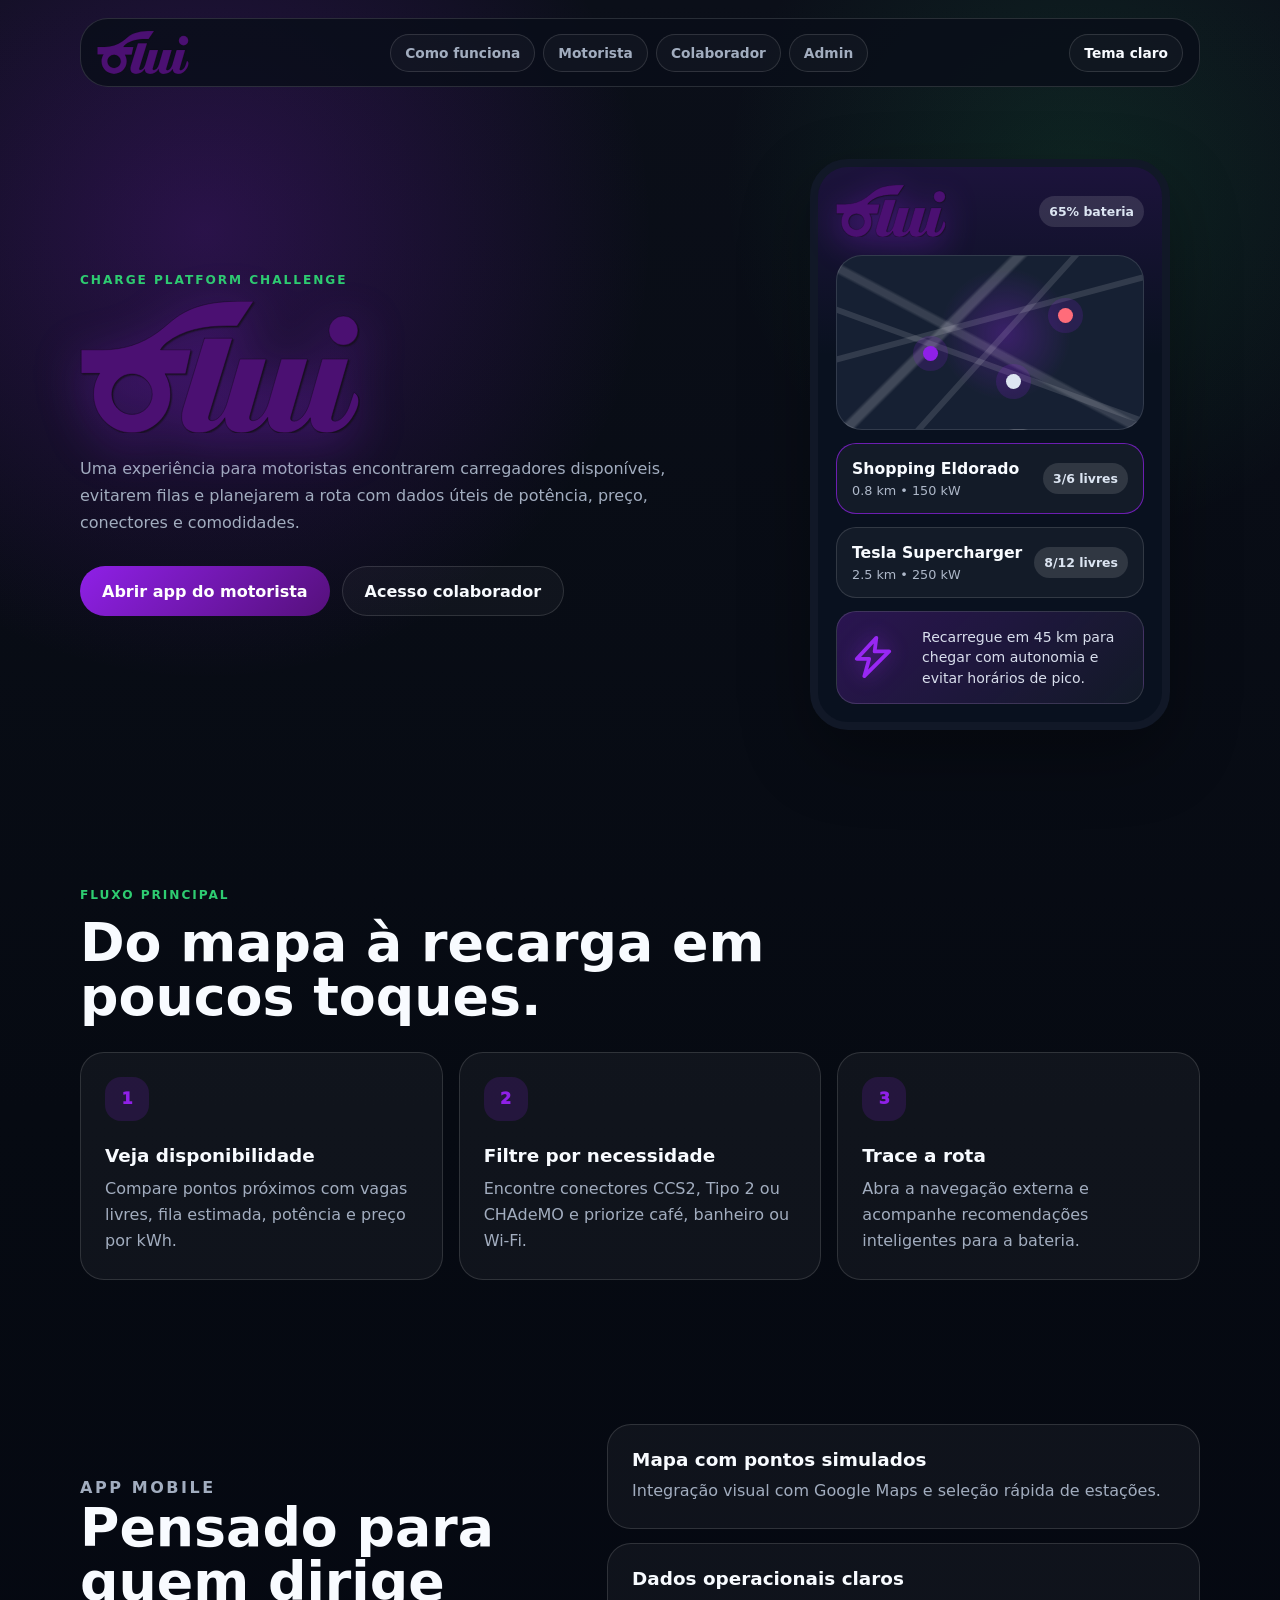
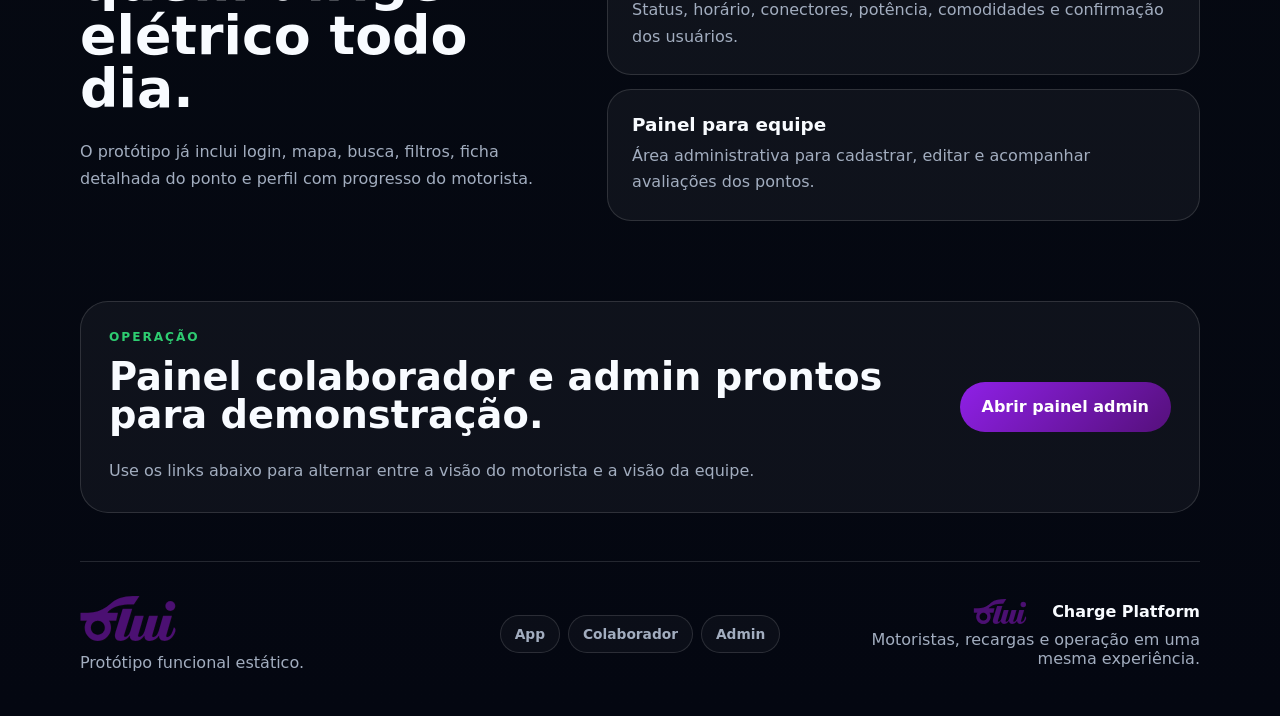
<file: index.html>
<!doctype html>
<html lang="pt-BR">
  <head>
    <meta charset="utf-8" />
    <meta name="viewport" content="width=device-width, initial-scale=1" />
    <title>Flui | Plataforma de recarga inteligente</title>
    <link rel="stylesheet" href="landing.css" />
  </head>
  <body>
    <header class="site-header">
      <a class="brand" href="./index.html" aria-label="Página inicial Flui">
        <img src="assets/flui-logo-purple.svg" alt="Flui" />
      </a>
      <nav class="nav-links" aria-label="Navegação principal">
        <a href="#como-funciona">Como funciona</a>
        <a href="#motorista">Motorista</a>
        <a href="./colaborador.html">Colaborador</a>
        <a href="./admin.html">Admin</a>
      </nav>
      <button class="theme-button" id="themeToggle" type="button">Tema claro</button>
    </header>

    <main>
      <section class="hero" aria-labelledby="heroTitle">
        <div class="hero-copy">
          <p class="eyebrow">Charge Platform Challenge</p>
          <h1 id="heroTitle">
            <img class="hero-logo-title" src="assets/flui-logo-purple.svg" alt="Flui" />
          </h1>
          <p>
            Uma experiência para motoristas encontrarem carregadores disponíveis, evitarem filas e
            planejarem a rota com dados úteis de potência, preço, conectores e comodidades.
          </p>
          <div class="hero-actions">
            <a class="primary-action" href="./mobile.html">Abrir app do motorista</a>
            <a class="secondary-action" href="./colaborador.html">Acesso colaborador</a>
          </div>
        </div>

        <div class="app-preview" aria-label="Prévia do app Flui">
          <div class="phone-shell">
            <div class="phone-header">
              <img class="phone-logo-purple" src="assets/flui-logo-purple.svg" alt="Flui" />
              <span>65% bateria</span>
            </div>
            <div class="map-card">
              <span class="road road-one"></span>
              <span class="road road-two"></span>
              <span class="road road-three"></span>
              <i class="marker marker-one"></i>
              <i class="marker marker-two"></i>
              <i class="marker marker-three"></i>
            </div>
            <article class="station-card is-active">
              <div>
                <strong>Shopping Eldorado</strong>
                <span>0.8 km • 150 kW</span>
              </div>
              <b>3/6 livres</b>
            </article>
            <article class="station-card">
              <div>
                <strong>Tesla Supercharger</strong>
                <span>2.5 km • 250 kW</span>
              </div>
              <b>8/12 livres</b>
            </article>
            <article class="battery-card">
              <img class="ai-bolt-icon" src="assets/ai-bolt.svg" alt="IA" />
              <p>Recarregue em 45 km para chegar com autonomia e evitar horários de pico.</p>
            </article>
          </div>
        </div>
      </section>

      <section class="steps" id="como-funciona" aria-labelledby="stepsTitle">
        <div class="section-heading">
          <p class="eyebrow">Fluxo principal</p>
          <h2 id="stepsTitle">Do mapa à recarga em poucos toques.</h2>
        </div>
        <div class="step-grid">
          <article>
            <span>1</span>
            <h3>Veja disponibilidade</h3>
            <p>Compare pontos próximos com vagas livres, fila estimada, potência e preço por kWh.</p>
          </article>
          <article>
            <span>2</span>
            <h3>Filtre por necessidade</h3>
            <p>Encontre conectores CCS2, Tipo 2 ou CHAdeMO e priorize café, banheiro ou Wi-Fi.</p>
          </article>
          <article>
            <span>3</span>
            <h3>Trace a rota</h3>
            <p>Abra a navegação externa e acompanhe recomendações inteligentes para a bateria.</p>
          </article>
        </div>
      </section>

      <section class="driver-section" id="motorista" aria-labelledby="driverTitle">
        <div class="driver-copy">
          <p class="eyebrow">App mobile</p>
          <h2 id="driverTitle">Pensado para quem dirige elétrico todo dia.</h2>
          <p>
            O protótipo já inclui login, mapa, busca, filtros, ficha detalhada do ponto e perfil com
            progresso do motorista.
          </p>
        </div>
        <div class="feature-list">
          <article>
            <strong>Mapa com pontos simulados</strong>
            <span>Integração visual com Google Maps e seleção rápida de estações.</span>
          </article>
          <article>
            <strong>Dados operacionais claros</strong>
            <span>Status, horário, conectores, potência, comodidades e confirmação dos usuários.</span>
          </article>
          <article>
            <strong>Painel para equipe</strong>
            <span>Área administrativa para cadastrar, editar e acompanhar avaliações dos pontos.</span>
          </article>
        </div>
      </section>

      <section class="collab-cta" aria-label="Acesso para equipe Flui">
        <div>
          <p class="eyebrow">Operação</p>
          <h2>Painel colaborador e admin prontos para demonstração.</h2>
          <p>Use os links abaixo para alternar entre a visão do motorista e a visão da equipe.</p>
        </div>
        <a class="primary-action" href="./admin.html">Abrir painel admin</a>
      </section>
    </main>

    <footer class="footer">
      <div class="footer-brand">
        <img src="assets/flui-logo-purple.svg" alt="Flui" />
        <p>Protótipo funcional estático.</p>
      </div>
      <nav aria-label="Links do rodapé">
        <a href="./mobile.html">App</a>
        <a href="./colaborador.html">Colaborador</a>
        <a href="./admin.html">Admin</a>
      </nav>
      <div class="footer-meta">
        <strong><img class="inline-logo footer-inline-logo" src="assets/flui-logo-purple.svg" alt="Flui" /> Charge Platform</strong>
        <span>Motoristas, recargas e operação em uma mesma experiência.</span>
      </div>
    </footer>

    <script src="site.js"></script>
  </body>
</html>
</file>
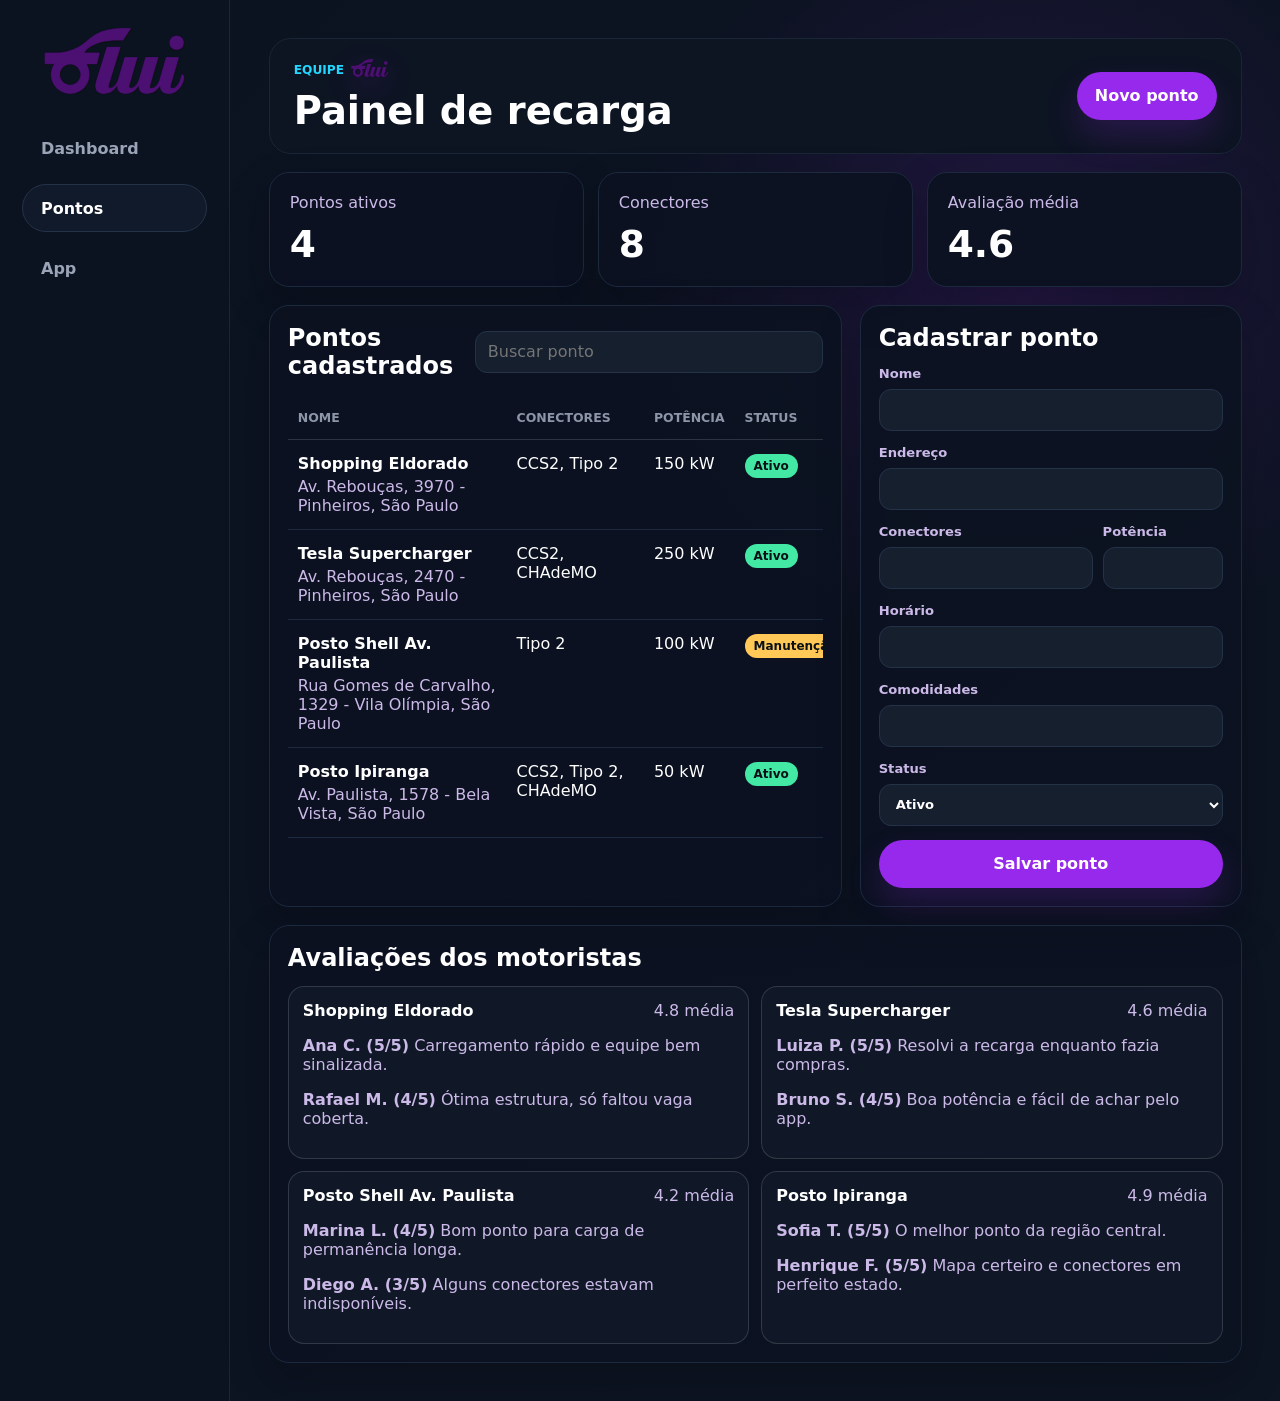
<file: admin.html>
<!doctype html>
<html lang="pt-BR">
  <head>
    <meta charset="utf-8" />
    <meta name="viewport" content="width=device-width, initial-scale=1" />
    <title>Flui Painel Administrativo</title>
    <link rel="stylesheet" href="styles.css" />
  </head>
  <body class="admin-body">
    <aside class="sidebar">
      <img class="exact-logo admin-sidebar-logo" src="assets/flui-logo-purple.svg" alt="Flui" />
      <nav>
        <a href="./index.html">Dashboard</a>
        <a class="active" href="./admin.html">Pontos</a>
        <a href="./mobile.html">App</a>
      </nav>
    </aside>
    <main class="admin-main">
      <header class="admin-header">
        <div>
          <p class="eyebrow">Equipe <img class="inline-logo admin-eyebrow-logo" src="assets/flui-logo-purple.svg" alt="Flui" /></p>
          <h1>Painel de recarga</h1>
        </div>
        <button class="primary-button" id="newStationButton">Novo ponto</button>
      </header>

      <section class="metrics-grid" aria-label="Indicadores da operação">
        <article>
          <span>Pontos ativos</span>
          <strong id="metricStations">0</strong>
        </article>
        <article>
          <span>Conectores</span>
          <strong id="metricConnectors">0</strong>
        </article>
        <article>
          <span>Avaliação média</span>
          <strong id="metricRating">0</strong>
        </article>
      </section>

      <section class="admin-layout">
        <div class="table-panel">
          <div class="panel-title">
            <h2>Pontos cadastrados</h2>
            <input id="adminSearch" type="search" placeholder="Buscar ponto" />
          </div>
          <div class="responsive-table">
            <table>
              <thead>
                <tr>
                  <th>Nome</th>
                  <th>Conectores</th>
                  <th>Potência</th>
                  <th>Status</th>
                  <th>Ações</th>
                </tr>
              </thead>
              <tbody id="adminTable"></tbody>
            </table>
          </div>
        </div>

        <form class="editor-panel" id="stationForm">
          <input type="hidden" id="stationId" />
          <h2 id="formTitle">Cadastrar ponto</h2>
          <label>Nome <input id="nameField" required /></label>
          <label>Endereço <input id="addressField" required /></label>
          <div class="form-row">
            <label>Conectores <input id="connectorsField" required /></label>
            <label>Potência <input id="powerField" type="number" min="1" required /></label>
          </div>
          <label>Horário <input id="hoursField" required /></label>
          <label>Comodidades <input id="amenitiesField" required /></label>
          <label>Status
            <select id="statusField">
              <option>Ativo</option>
              <option>Manutenção</option>
              <option>Em implantação</option>
            </select>
          </label>
          <button class="primary-button" type="submit">Salvar ponto</button>
        </form>
      </section>

      <section class="reviews-panel">
        <h2>Avaliações dos motoristas</h2>
        <div id="reviewsList" class="reviews-list"></div>
      </section>
    </main>
    <script src="data.js"></script>
    <script src="admin.js"></script>
  </body>
</html>
</file>
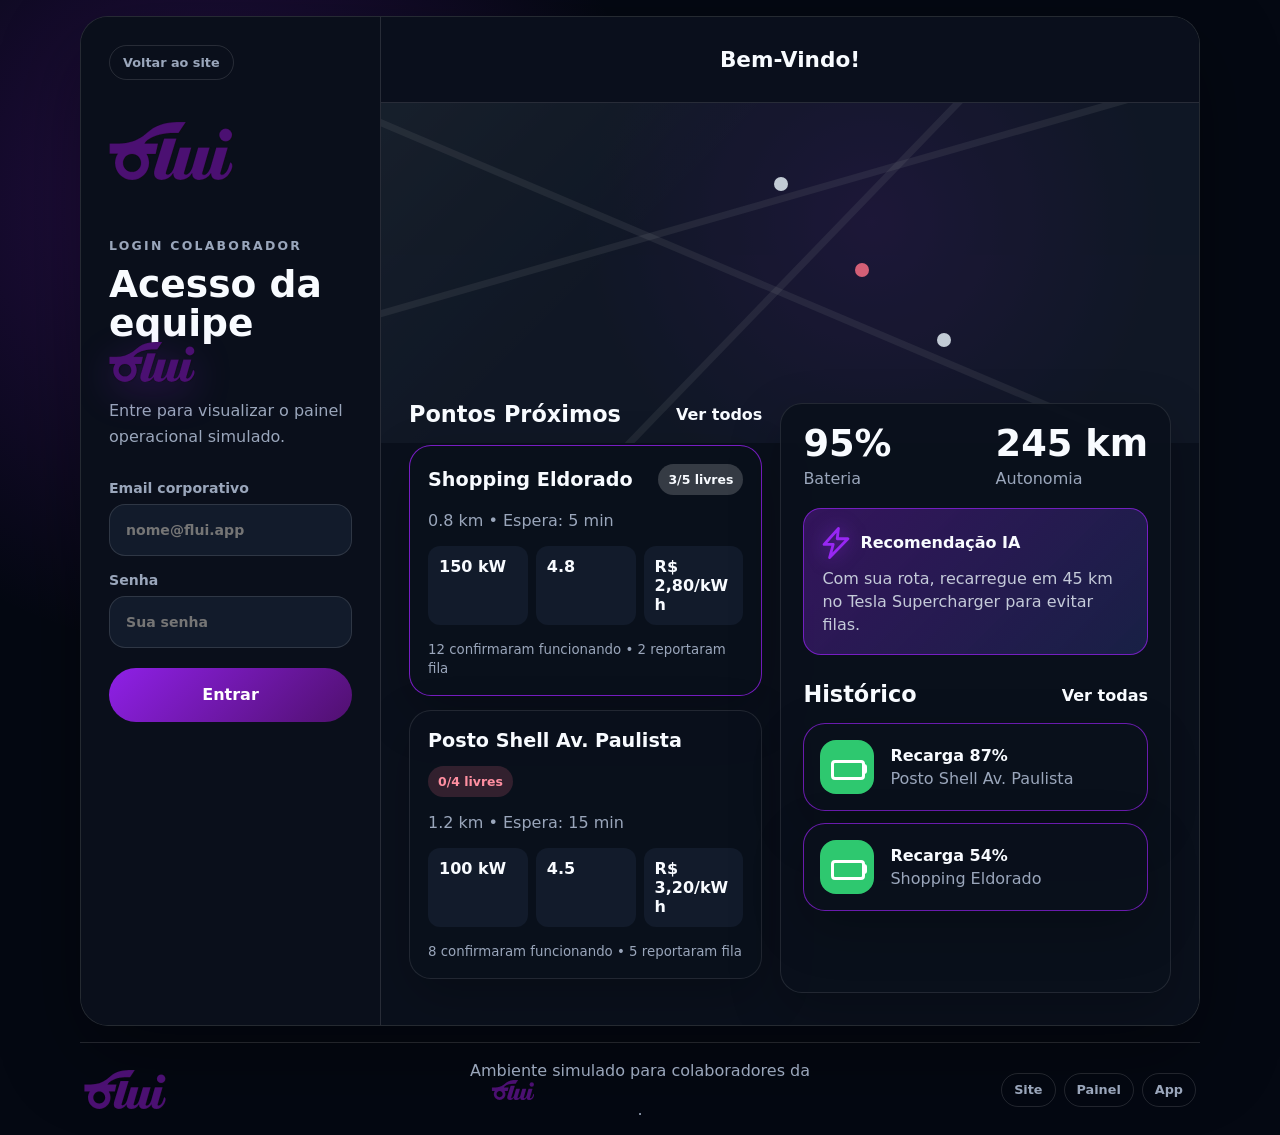
<file: colaborador.html>
<!doctype html>
<html lang="pt-BR">
  <head>
    <meta charset="utf-8" />
    <meta name="viewport" content="width=device-width, initial-scale=1" />
    <title>Flui | Login Colaborador</title>
    <link rel="stylesheet" href="colaborador.css" />
  </head>
  <body>
    <main class="collab-app">
      <aside class="collab-sidebar">
        <a class="back-link" href="./index.html">Voltar ao site</a>
        <img class="collab-logo" src="assets/flui-logo-purple.svg" alt="Flui" />

        <section class="login-box">
          <p>Login colaborador</p>
          <h1>Acesso da equipe <img class="inline-logo collab-title-logo" src="assets/flui-logo-purple.svg" alt="Flui" /></h1>
          <span>Entre para visualizar o painel operacional simulado.</span>

          <form id="collaboratorLogin">
            <label>
              Email corporativo
              <input type="email" required placeholder="nome@flui.app" />
            </label>
            <label>
              Senha
              <input type="password" required placeholder="Sua senha" />
            </label>
            <button type="submit">Entrar</button>
            <small id="collaboratorFeedback" role="status"></small>
          </form>
        </section>
      </aside>

      <section class="dashboard-view" aria-label="Prévia do painel colaborador">
        <header>
          <h2>Bem-Vindo!</h2>
        </header>

        <div class="map-area">
          <span class="map-line line-one"></span>
          <span class="map-line line-two"></span>
          <span class="map-line line-three"></span>
          <i class="map-dot dot-one"></i>
          <i class="map-dot dot-two"></i>
          <i class="map-dot dot-three"></i>
        </div>

        <div class="dashboard-content">
          <section class="nearby-panel">
            <div class="panel-title">
              <h3>Pontos Próximos</h3>
              <a href="./admin.html">Ver todos</a>
            </div>

            <article class="charge-card active">
              <div class="charge-head">
                <h4>Shopping Eldorado</h4>
                <b>3/5 livres</b>
              </div>
              <p>0.8 km • Espera: 5 min</p>
              <div class="charge-metrics">
                <span>150 kW</span>
                <span>4.8</span>
                <span>R$ 2,80/kWh</span>
              </div>
              <small>12 confirmaram funcionando • 2 reportaram fila</small>
            </article>

            <article class="charge-card">
              <div class="charge-head">
                <h4>Posto Shell Av. Paulista</h4>
                <b class="danger">0/4 livres</b>
              </div>
              <p>1.2 km • Espera: 15 min</p>
              <div class="charge-metrics">
                <span>100 kW</span>
                <span>4.5</span>
                <span>R$ 3,20/kWh</span>
              </div>
              <small>8 confirmaram funcionando • 5 reportaram fila</small>
            </article>
          </section>

          <section class="status-panel">
            <div class="battery-row">
              <div>
                <strong>95%</strong>
                <span>Bateria</span>
              </div>
              <div>
                <strong>245 km</strong>
                <span>Autonomia</span>
              </div>
            </div>
            <div class="ai-card">
              <div class="ai-card-title">
                <img class="ai-bolt-icon" src="assets/ai-bolt.svg" alt="IA" />
                <strong>Recomendação IA</strong>
              </div>
              <p>Com sua rota, recarregue em 45 km no Tesla Supercharger para evitar filas.</p>
            </div>

            <div class="panel-title history-title">
              <h3>Histórico</h3>
              <a href="./admin.html">Ver todas</a>
            </div>

            <article class="history-card">
              <span></span>
              <div>
                <strong>Recarga 87%</strong>
                <p>Posto Shell Av. Paulista</p>
              </div>
            </article>
            <article class="history-card">
              <span></span>
              <div>
                <strong>Recarga 54%</strong>
                <p>Shopping Eldorado</p>
              </div>
            </article>
          </section>
        </div>
      </section>
    </main>

    <footer class="collab-footer">
      <img src="assets/flui-logo-purple.svg" alt="Flui" />
      <p>Ambiente simulado para colaboradores da <img class="inline-logo collab-text-logo" src="assets/flui-logo-purple.svg" alt="Flui" />.</p>
      <nav aria-label="Links do rodapé">
        <a href="./index.html">Site</a>
        <a href="./admin.html">Painel</a>
        <a href="./mobile.html">App</a>
      </nav>
    </footer>

    <script src="site.js"></script>
  </body>
</html>
</file>
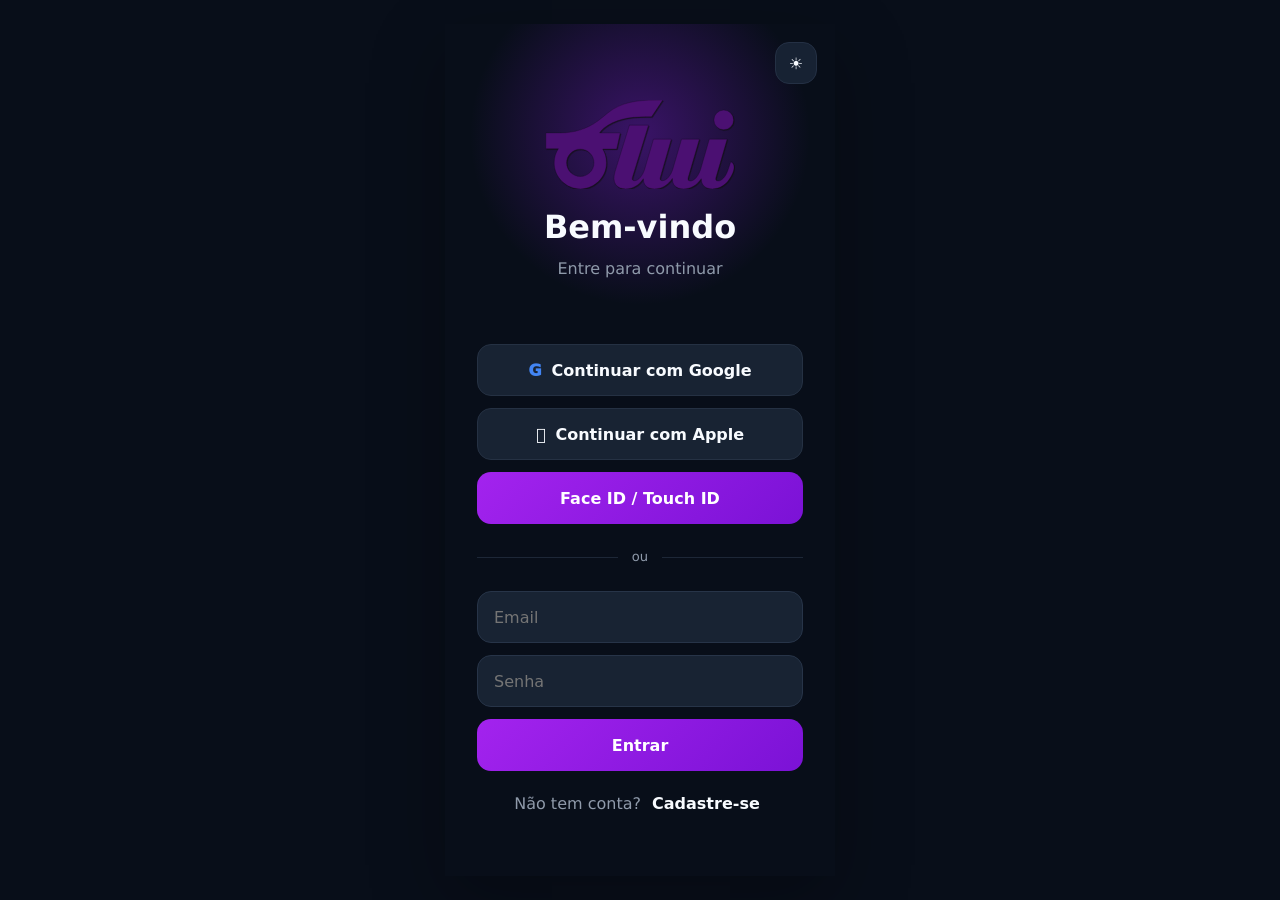
<file: mobile.html>
<!doctype html>
<html lang="pt-BR">
  <head>
    <meta charset="utf-8" />
    <meta name="viewport" content="width=device-width, initial-scale=1, viewport-fit=cover" />
    <meta name="theme-color" content="#080e19" />
    <meta name="apple-mobile-web-app-capable" content="yes" />
    <meta name="apple-mobile-web-app-status-bar-style" content="black-translucent" />
    <meta name="apple-mobile-web-app-title" content="Flui" />
    <title>Flui App Mobile</title>
    <link rel="manifest" href="manifest.webmanifest" />
    <link rel="stylesheet" href="mobile.css" />
  </head>
  <body class="mobile-body">
    <main class="mobile-app">
      <section class="login-screen" id="loginScreen" aria-label="Login do app Flui">
        <button class="mobile-theme-toggle" id="mobileThemeToggle" type="button" aria-label="Alternar modo claro">☀</button>
        <div class="login-brand">
          <img class="exact-logo mobile-login-logo" src="assets/flui-logo-purple.svg" alt="Flui" />
          <h1>Bem-vindo</h1>
          <p>Entre para continuar</p>
        </div>

        <div class="social-login">
          <button class="auth-button" type="button" data-login data-login-provider="Google">
            <span class="google-mark">G</span>
            Continuar com Google
          </button>
          <button class="auth-button" type="button" data-login data-login-provider="Apple">
            <span class="apple-mark">Apple</span>
            Continuar com Apple
          </button>
          <button class="primary-button biometric" type="button" data-login data-login-provider="Face ID">Face ID / Touch ID</button>
        </div>

        <div class="divider"><span>ou</span></div>

        <form class="login-form" id="loginForm">
          <label>Email <input id="loginEmail" type="email" placeholder="Email" autocomplete="email" /></label>
          <label>Senha <input id="loginPassword" type="password" placeholder="Senha" autocomplete="current-password" /></label>
          <button class="primary-button" type="submit">Entrar</button>
        </form>
        <p class="signup-line">Não tem conta? <button type="button" data-login data-login-provider="Cadastro">Cadastre-se</button></p>
      </section>

      <section class="app-shell hidden" id="appShell" aria-label="Aplicativo Flui">
        <section class="app-tab active" id="mapTab" aria-label="Mapa">
          <header class="dashboard-card">
            <div class="battery-card">
              <span class="battery-icon"></span>
              <div><strong>65%</strong><span>Bateria</span></div>
              <div><strong>245 km</strong><span>Autonomia</span></div>
            </div>
            <div class="ai-card">
              <img class="ai-bolt-icon" src="assets/ai-bolt.svg" alt="IA" />
              <div>
                <strong>Recomendação IA</strong>
                <p>Com sua rota, recarregue em 45 km no Tesla Supercharger para evitar filas.</p>
              </div>
              <button class="round-action" type="button" aria-label="Abrir rota">↗</button>
            </div>
          </header>

          <section class="mobile-map tall-map" aria-label="Mapa interativo com pontos de recarga">
            <iframe
              id="mapFrame"
              title="Google Maps com pontos de recarga em São Paulo"
              src="https://www.google.com/maps?q=-23.5831,-46.6783&z=15&output=embed"
              loading="lazy"
              referrerpolicy="no-referrer-when-downgrade"></iframe>
            <div class="map-pins" id="mapPins"></div>
            <a class="map-open-link" id="mapOpenLink" target="_blank" rel="noreferrer" href="https://www.google.com/maps/search/?api=1&query=-23.5831,-46.6783">Abrir no Google Maps</a>
          </section>

          <div class="section-heading">
            <h2>Pontos próximos</h2>
            <button class="link-button" type="button" data-tab-target="search">Ver todos</button>
          </div>
          <section class="station-list compact" id="nearbyList" aria-label="Pontos próximos"></section>
        </section>

        <section class="app-tab" id="searchTab" aria-label="Busca">
          <header class="screen-title">
            <h1>Buscar Carregadores</h1>
            <input id="textFilter" type="search" placeholder="Buscar por local, endereço..." />
          </header>
          <button class="filter-toggle" id="filterToggle" type="button" aria-expanded="false">Filtros</button>

          <section class="filter-panel search-filters" id="filterPanel" aria-label="Filtros de busca">
            <label>
              Conector
              <select id="connectorFilter">
                <option value="all">Todos</option>
                <option value="CCS2">CCS2</option>
                <option value="Tipo 2">Tipo 2</option>
                <option value="CHAdeMO">CHAdeMO</option>
              </select>
            </label>
            <label>
              Potência mínima
              <select id="powerFilter">
                <option value="0">Todas</option>
                <option value="22">22 kW+</option>
                <option value="50">50 kW+</option>
                <option value="120">120 kW+</option>
              </select>
            </label>
            <label>
              Comodidade
              <select id="amenityFilter">
                <option value="all">Todas</option>
                <option value="Café">Café</option>
                <option value="Banheiro">Banheiro</option>
                <option value="Wi-Fi">Wi-Fi</option>
                <option value="Mercado">Mercado</option>
              </select>
            </label>
          </section>

          <p class="result-count" id="resultCount"></p>
          <section class="station-list" id="stationList" aria-label="Lista de pontos"></section>
          <section class="station-detail" id="stationDetail" aria-live="polite"></section>
        </section>

        <section class="app-tab" id="profileTab" aria-label="Perfil">
          <header class="profile-hero">
            <div class="profile-title-row">
              <h1>Perfil</h1>
              <button class="settings-button" type="button" aria-label="Configurações" id="openSettings">⚙</button>
            </div>
            <div class="profile-user">
              <img class="avatar-photo" src="assets/profile-carlos.svg" alt="Foto de Carlos Mendes" />
              <div>
                <h2 id="profileName"></h2>
                <p id="profileEmail"></p>
                <div class="chip-row">
                  <span id="profileLevel"></span>
                  <span id="profileCar"></span>
                </div>
              </div>
            </div>
            <div class="progress-card">
              <div><strong>Progresso Nível 12</strong><strong id="progressValue"></strong></div>
              <span class="progress-track"><span id="progressBar"></span></span>
              <p>Faltam 13 recargas para o próximo nível</p>
            </div>
          </header>

          <section class="profile-metrics" aria-label="Métricas do motorista">
            <article><span>Recargas</span><strong id="profileCharges"></strong></article>
            <article><span>kg CO₂ economizado</span><strong id="profileCo2"></strong></article>
            <article><span>Eco Score</span><strong id="profileEco"></strong></article>
            <article><span>Conquistas</span><strong id="profileAchievements"></strong></article>
          </section>

          <section class="achievements-panel">
            <div class="section-heading">
              <h2>Conquistas</h2>
              <button class="link-button" type="button">Ver todas</button>
            </div>
            <div id="achievementsList" class="achievements-list"></div>
          </section>
        </section>

        <section class="app-tab" id="settingsTab" aria-label="Ajustes do perfil">
          <header class="settings-hero">
            <div class="profile-title-row">
              <button class="back-settings" type="button" id="closeSettings" aria-label="Voltar ao perfil">‹</button>
              <h1>Ajustes</h1>
              <span class="settings-spacer" aria-hidden="true"></span>
            </div>
            <div class="settings-account">
              <img class="avatar-photo" src="assets/profile-carlos.svg" alt="Foto de Carlos Mendes" />
              <div>
                <strong id="settingsName"></strong>
                <p id="settingsEmail"></p>
              </div>
            </div>
          </header>

          <section class="settings-panel" aria-label="Conta">
            <h2>Conta</h2>
            <label>
              Nome
              <input id="settingsNameField" type="text" value="Carlos Mendes" />
            </label>
            <label>
              Email
              <input id="settingsEmailField" type="email" value="carlos.mendes@email.com" />
            </label>
          </section>

          <section class="settings-panel" aria-label="Veículo">
            <h2>Veículo</h2>
            <label>
              Carro principal
              <select id="settingsCarField">
                <option>Tesla Model 3</option>
                <option>BYD Dolphin</option>
                <option>Volvo EX30</option>
                <option>GWM Ora 03</option>
              </select>
            </label>
            <label>
              Conector preferido
              <select>
                <option>CCS2</option>
                <option>Tipo 2</option>
                <option>CHAdeMO</option>
              </select>
            </label>
          </section>

          <section class="settings-panel" aria-label="Preferências">
            <h2>Preferências</h2>
            <label class="setting-toggle">
              <span>
                <strong>Alertas de fila</strong>
                <small>Avisar quando um ponto ficar lotado</small>
              </span>
              <input type="checkbox" checked />
            </label>
            <label class="setting-toggle">
              <span>
                <strong>Recomendações IA</strong>
                <small>Sugerir paradas com base na rota</small>
              </span>
              <input type="checkbox" checked />
            </label>
            <label class="setting-toggle">
              <span>
                <strong>Modo econômico</strong>
                <small>Priorizar pontos gratuitos ou mais baratos</small>
              </span>
              <input type="checkbox" />
            </label>
            <label class="setting-toggle">
              <span>
                <strong>Modo claro</strong>
                <small>Usar uma interface clara no app</small>
              </span>
              <input id="lightModeToggle" type="checkbox" />
            </label>
          </section>

          <section class="settings-actions">
            <button class="primary-button" type="button" id="saveSettings">Salvar ajustes</button>
            <button class="danger-button" type="button" id="logoutButton">Sair da conta</button>
          </section>
        </section>

        <nav class="bottom-nav" aria-label="Navegação principal">
          <button class="nav-item active" type="button" data-tab-target="map">
            <img src="assets/icon-map.svg" alt="" aria-hidden="true" />
            <span>Mapa</span>
          </button>
          <button class="nav-item" type="button" data-tab-target="search">
            <img src="assets/icon-search.svg" alt="" aria-hidden="true" />
            <span>Buscar</span>
          </button>
          <button class="nav-item" type="button" data-tab-target="profile">
            <img src="assets/icon-profile.svg" alt="" aria-hidden="true" />
            <span>Perfil</span>
          </button>
        </nav>
        <div class="action-toast" id="actionToast" role="status" aria-live="polite"></div>
      </section>
    </main>
    <script src="data.js"></script>
    <script src="mobile.js"></script>
  </body>
</html>
</file>
<file: landing.css>
:root {
  color-scheme: dark;
  --bg: #060a12;
  --panel: #0d1422;
  --panel-soft: #121b2b;
  --text: #f8fbff;
  --muted: #a2adbf;
  --line: rgba(255, 255, 255, 0.13);
  --purple: #8f20e7;
  --purple-dark: #55107b;
  --green: #2ecc71;
}

* {
  box-sizing: border-box;
}

html {
  scroll-behavior: smooth;
  overflow-x: hidden;
}

body {
  margin: 0;
  overflow-x: hidden;
  font-family: Inter, ui-sans-serif, system-ui, -apple-system, BlinkMacSystemFont, "Segoe UI", sans-serif;
  color: var(--text);
  background:
    radial-gradient(circle at 16% 10%, rgba(143, 32, 231, 0.24), transparent 28rem),
    radial-gradient(circle at 84% 8%, rgba(46, 204, 113, 0.12), transparent 22rem),
    linear-gradient(180deg, #0b0f19 0%, var(--bg) 48%, #040711 100%);
}

body.light-theme {
  color-scheme: light;
  --bg: #f5f7fb;
  --panel: #ffffff;
  --panel-soft: #eef2f8;
  --text: #111827;
  --muted: #5d6878;
  --line: rgba(17, 24, 39, 0.14);
  background:
    radial-gradient(circle at 16% 10%, rgba(143, 32, 231, 0.16), transparent 24rem),
    radial-gradient(circle at 84% 8%, rgba(46, 204, 113, 0.12), transparent 22rem),
    var(--bg);
}

a {
  color: inherit;
  text-decoration: none;
}

button,
input {
  font: inherit;
}

.site-header,
.hero,
.steps,
.driver-section,
.collab-cta,
.footer {
  width: min(1120px, calc(100% - 40px));
  margin-inline: auto;
}

.site-header {
  margin-top: 18px;
  padding: 12px 16px;
  display: flex;
  align-items: center;
  justify-content: space-between;
  gap: 18px;
  border: 1px solid var(--line);
  border-radius: 28px;
  background: rgba(9, 14, 25, 0.82);
}

.light-theme .site-header {
  background: rgba(255, 255, 255, 0.76);
}

.brand img {
  width: 92px;
  display: block;
}

.nav-links {
  display: flex;
  align-items: center;
  justify-content: center;
  flex-wrap: wrap;
  gap: 8px;
}

.nav-links a,
.theme-button,
.footer nav a {
  min-height: 38px;
  padding: 0 14px;
  display: inline-flex;
  align-items: center;
  justify-content: center;
  border: 1px solid var(--line);
  border-radius: 999px;
  color: var(--muted);
  background: rgba(255, 255, 255, 0.03);
  font-size: 0.86rem;
  font-weight: 800;
  cursor: pointer;
}

.theme-button {
  color: var(--text);
}

.hero {
  padding: 72px 0 86px;
  display: grid;
  grid-template-columns: minmax(0, 1fr) 420px;
  align-items: center;
  gap: 48px;
}

.eyebrow {
  margin: 0 0 14px;
  color: var(--green);
  font-size: 0.76rem;
  font-weight: 900;
  letter-spacing: 0.16em;
  text-transform: uppercase;
}

.hero h1,
.section-heading h2,
.driver-copy h2,
.collab-cta h2 {
  margin: 0;
  line-height: 1;
  letter-spacing: 0;
}

.hero h1 {
  max-width: 680px;
  font-size: clamp(3rem, 5.7vw, 5.4rem);
}

.hero-logo-title {
  width: min(280px, 72vw);
  display: block;
  filter: drop-shadow(0 12px 24px rgba(143, 32, 231, 0.34));
}

.inline-logo {
  display: inline-block;
  width: auto;
  vertical-align: -0.18em;
}

.footer-inline-logo {
  height: 1.55em;
  margin-right: 0.24em;
}

.hero-copy > p:not(.eyebrow),
.driver-copy > p,
.collab-cta p:not(.eyebrow) {
  max-width: 650px;
  margin: 22px 0 0;
  color: var(--muted);
  font-size: 1rem;
  line-height: 1.7;
}

.hero-actions {
  margin-top: 30px;
  display: flex;
  flex-wrap: wrap;
  gap: 12px;
}

.primary-action,
.secondary-action {
  min-height: 50px;
  padding: 0 22px;
  display: inline-flex;
  align-items: center;
  justify-content: center;
  border-radius: 999px;
  font-weight: 900;
}

.primary-action {
  color: white;
  background: linear-gradient(135deg, var(--purple), var(--purple-dark));
}

.secondary-action {
  border: 1px solid var(--line);
  color: var(--text);
  background: rgba(255, 255, 255, 0.035);
}

.app-preview {
  width: 100%;
  display: flex;
  justify-content: center;
}

.phone-shell {
  width: 360px;
  max-width: 100%;
  padding: 18px;
  border: 8px solid #111827;
  border-radius: 38px;
  color: #f8fbff;
  background:
    linear-gradient(180deg, rgba(143, 32, 231, 0.14), transparent 34%),
    #09111f;
  box-shadow: 0 26px 70px rgba(0, 0, 0, 0.32);
}

.phone-header {
  display: flex;
  align-items: center;
  justify-content: space-between;
  gap: 12px;
}

.phone-header img {
  width: 88px;
  display: block;
}

.phone-header .phone-logo-purple {
  width: 110px;
  filter: drop-shadow(0 8px 16px rgba(143, 32, 231, 0.45));
}

.phone-header span,
.station-card b {
  padding: 8px 10px;
  border-radius: 999px;
  color: #dce5f2;
  background: rgba(255, 255, 255, 0.12);
  font-size: 0.78rem;
  font-weight: 850;
}

.map-card {
  position: relative;
  height: 175px;
  margin-top: 18px;
  overflow: hidden;
  border: 1px solid rgba(255, 255, 255, 0.12);
  border-radius: 26px;
  background:
    linear-gradient(135deg, transparent 0 36%, rgba(255, 255, 255, 0.18) 37% 39%, transparent 40%),
    linear-gradient(28deg, transparent 0 46%, rgba(255, 255, 255, 0.14) 47% 49%, transparent 50%),
    radial-gradient(circle at 55% 45%, rgba(143, 32, 231, 0.3), transparent 34%),
    #162033;
}

.road {
  position: absolute;
  height: 6px;
  width: 125%;
  left: -12%;
  border-radius: 999px;
  background: rgba(255, 255, 255, 0.12);
}

.road-one {
  top: 34%;
  rotate: -15deg;
}

.road-two {
  top: 62%;
  rotate: 20deg;
}

.road-three {
  top: 52%;
  rotate: -48deg;
}

.marker {
  position: absolute;
  width: 15px;
  height: 15px;
  border-radius: 50%;
  box-shadow: 0 0 0 10px rgba(143, 32, 231, 0.16);
}

.marker-one {
  left: 28%;
  top: 52%;
  background: var(--purple);
}

.marker-two {
  right: 23%;
  top: 30%;
  background: #ff6c7a;
}

.marker-three {
  right: 40%;
  bottom: 23%;
  background: #dde6f1;
}

.station-card,
.battery-card,
.step-grid article,
.feature-list article,
.collab-cta {
  border: 1px solid var(--line);
  background: rgba(255, 255, 255, 0.045);
}

.station-card {
  margin-top: 13px;
  padding: 15px;
  display: flex;
  align-items: center;
  justify-content: space-between;
  gap: 12px;
  border-radius: 20px;
}

.station-card.is-active {
  border-color: rgba(143, 32, 231, 0.72);
}

.station-card strong,
.station-card span {
  display: block;
}

.station-card strong {
  margin-bottom: 5px;
  color: #f8fbff;
  font-size: 0.98rem;
}

.station-card span {
  color: #aeb8c9;
  font-size: 0.8rem;
}

.phone-shell .battery-card p {
  color: #d8deec;
}

.battery-card {
  margin-top: 13px;
  padding: 15px;
  display: grid;
  grid-template-columns: 56px 1fr;
  align-items: center;
  gap: 14px;
  border-radius: 20px;
  background: linear-gradient(135deg, rgba(143, 32, 231, 0.25), rgba(255, 255, 255, 0.04));
}

.ai-bolt-icon {
  width: 42px;
  height: 42px;
  display: block;
  object-fit: contain;
  filter: drop-shadow(0 0 10px rgba(152, 39, 243, 0.46));
}

.battery-card span,
.battery-card strong {
  display: block;
}

.battery-card span {
  color: #c2cadd;
  font-size: 0.82rem;
  font-weight: 800;
}

.battery-card strong {
  font-size: 2rem;
  line-height: 1;
}

.battery-card p {
  margin: 0;
  color: #c2cadd;
  font-size: 0.88rem;
  line-height: 1.45;
}

.steps,
.driver-section,
.collab-cta {
  padding: 72px 0;
}

.section-heading {
  max-width: 760px;
}

.section-heading h2,
.driver-copy h2 {
  font-size: clamp(2.2rem, 4.2vw, 4rem);
}

.step-grid {
  margin-top: 28px;
  display: grid;
  grid-template-columns: repeat(3, minmax(0, 1fr));
  gap: 16px;
}

.step-grid article,
.feature-list article {
  padding: 24px;
  border-radius: 24px;
}

.step-grid article span {
  width: 44px;
  height: 44px;
  display: grid;
  place-items: center;
  border-radius: 16px;
  color: var(--purple);
  background: rgba(143, 32, 231, 0.16);
  font-weight: 950;
}

.step-grid h3,
.feature-list strong {
  margin: 24px 0 10px;
  font-size: 1.15rem;
}

.step-grid p,
.feature-list span {
  margin: 0;
  color: var(--muted);
  line-height: 1.65;
}

.driver-section {
  display: grid;
  grid-template-columns: minmax(0, 0.9fr) minmax(0, 1.1fr);
  gap: 42px;
  align-items: center;
}

.feature-list {
  display: grid;
  gap: 14px;
}

.feature-list strong {
  display: block;
  margin: 0 0 8px;
}

.feature-list article {
  min-width: 0;
}

.collab-cta {
  margin-top: 8px;
  margin-bottom: 48px;
  padding: 28px;
  display: flex;
  align-items: center;
  justify-content: space-between;
  gap: 24px;
  border-radius: 28px;
}

.collab-cta h2 {
  font-size: clamp(1.8rem, 3vw, 2.7rem);
}

.collab-cta .primary-action {
  flex: 0 0 auto;
}

.footer {
  padding: 34px 0 44px;
  display: grid;
  grid-template-columns: minmax(0, 1fr) auto minmax(0, 1fr);
  align-items: center;
  gap: 28px;
  border-top: 1px solid var(--line);
  color: var(--muted);
}

.footer-brand {
  display: grid;
  gap: 12px;
}

.footer img {
  width: 96px;
  display: block;
}

.footer p,
.footer-meta span {
  margin: 0;
}

.footer nav {
  display: flex;
  justify-content: center;
  flex-wrap: wrap;
  gap: 8px;
}

.footer-meta {
  justify-self: end;
  display: grid;
  gap: 6px;
  text-align: right;
}

.footer-meta strong {
  color: var(--text);
}

.footer-meta strong {
  display: inline-flex;
  align-items: center;
  justify-content: flex-end;
}

@media (max-width: 920px) {
  .site-header {
    align-items: flex-start;
    flex-direction: column;
  }

  .nav-links {
    justify-content: flex-start;
  }

  .hero,
  .driver-section {
    grid-template-columns: 1fr;
  }

  .hero {
    padding-top: 52px;
  }

  .app-preview {
    justify-content: flex-start;
  }

  .step-grid {
    grid-template-columns: 1fr;
  }

  .collab-cta {
    align-items: flex-start;
    flex-direction: column;
  }

  .footer {
    grid-template-columns: 1fr;
  }

  .footer nav {
    justify-content: flex-start;
  }

  .footer-meta {
    justify-self: start;
    text-align: left;
  }
}

@media (max-width: 560px) {
  .site-header,
  .hero,
  .steps,
  .driver-section,
  .collab-cta,
  .footer {
    width: min(100% - 24px, 1120px);
  }

  .hero h1 {
    font-size: clamp(2.7rem, 13vw, 4.1rem);
  }

  .primary-action,
  .secondary-action {
    width: 100%;
  }

  .phone-shell {
    border-width: 6px;
    border-radius: 32px;
  }

  .battery-card {
    grid-template-columns: 1fr;
  }
}
</file>
<file: styles.css>
:root {
  --ink: #ffffff;
  --muted: #cbb9e8;
  --panel: rgba(50, 23, 86, 0.78);
  --panel-strong: #291346;
  --line: rgba(255, 255, 255, 0.14);
  --brand: #8c65ff;
  --brand-strong: #6f55d9;
  --accent: #23d7ff;
  --ok: #42e8a4;
  --warning: #ffc857;
  --danger: #ff6b9a;
  --shadow: 0 22px 60px rgba(0, 0, 0, 0.32);
  color-scheme: dark;
  font-family: Inter, ui-sans-serif, system-ui, -apple-system, BlinkMacSystemFont, "Segoe UI", sans-serif;
}

* {
  box-sizing: border-box;
}

body {
  margin: 0;
  min-height: 100vh;
  color: var(--ink);
  background: #140a24 url("assets/flui-bg.jpg") center / cover fixed;
}

html {
  scroll-behavior: smooth;
}

a,
button,
input,
select {
  font: inherit;
}

a,
button {
  min-height: 42px;
}

.inline-logo {
  display: inline-block;
  width: auto;
  vertical-align: -0.2em;
}

.admin-eyebrow-logo {
  height: 1.45em;
  margin-left: 0.2em;
  filter: drop-shadow(0 8px 14px rgba(143, 32, 231, 0.24));
}

button {
  cursor: pointer;
}

.logo-wordmark {
  display: inline-block;
  color: #fff;
  font-family: Georgia, "Times New Roman", serif;
  font-size: 3.1rem;
  font-style: italic;
  font-weight: 800;
  line-height: 1;
  letter-spacing: 0;
  text-shadow: 0 10px 28px rgba(145, 28, 226, 0.45);
}

.logo-wordmark::first-letter {
  font-size: 1.12em;
}

.hero-logo {
  margin: 0 0 24px;
  font-size: clamp(5.5rem, 15vw, 10rem);
}

.sidebar-logo {
  font-size: 3.2rem;
}

.shell {
  display: grid;
  place-items: center;
  padding: 28px;
}

.website-body {
  background: #f6f3ff;
  color: #121827;
}

.dashboard-site-body {
  width: 100vw;
  min-height: 100vh;
  padding: 0;
  overflow: hidden;
  background: #0b1220;
  color: #fff;
}

.web-dashboard {
  display: grid;
  grid-template-columns: clamp(250px, 22vw, 330px) minmax(0, 1fr);
  width: 100vw;
  height: 100vh;
  min-height: 0;
  margin: 0;
  overflow: hidden;
  background: #0c1320;
}

.web-profile-panel {
  display: grid;
  grid-template-rows: auto auto 1fr auto auto;
  gap: clamp(16px, 2.4vh, 34px);
  min-height: 0;
  border-right: 1px solid #1a2636;
  padding: clamp(24px, 5vh, 58px) 24px clamp(20px, 4vh, 44px);
  background: #0b1220;
  overflow: hidden;
}

.web-profile-panel .settings-button {
  justify-self: start;
  width: 42px;
  height: 42px;
  min-height: 42px;
  background: #152235;
}

.web-profile-panel h1 {
  margin: -58px 0 0 78px;
  font-size: 1.65rem;
  line-height: 1.22;
  letter-spacing: 0;
}

.dashboard-user {
  align-self: center;
  display: grid;
  justify-items: center;
  gap: 10px;
  text-align: center;
}

.dashboard-user .avatar-icon {
  width: clamp(82px, 9vw, 122px);
  height: clamp(82px, 9vw, 122px);
  margin-bottom: clamp(12px, 3vh, 28px);
}

.dashboard-user strong {
  font-size: 1.25rem;
}

.dashboard-user > span,
.dashboard-progress p,
.battery-widget small,
.history-list p,
.dashboard-station small {
  margin: 0;
  color: #8d96a8;
}

.dashboard-user .chip-row {
  justify-content: center;
}

.dashboard-user .chip-row span:first-child {
  background: #7b55ec;
}

.dashboard-progress {
  align-self: end;
  border: 1px solid #1b2a3f;
  border-radius: 16px;
  padding: clamp(16px, 2vh, 22px);
  background: #0d1728;
}

.dashboard-progress div {
  display: flex;
  justify-content: space-between;
  gap: 16px;
}

.exact-logo {
  display: block;
  width: auto;
  height: auto;
  max-width: 100%;
  object-fit: contain;
}

.sidebar-exact-logo {
  justify-self: center;
  width: clamp(128px, 12vw, 170px);
  margin-top: clamp(8px, 2vh, 24px);
}

.web-dashboard-main {
  display: grid;
  grid-template-rows: clamp(78px, 10vh, 112px) minmax(0, 1fr);
  min-width: 0;
  min-height: 0;
  background: #0d1422;
}

.web-dashboard-header {
  display: grid;
  grid-template-columns: 1fr auto;
  align-items: center;
  border-bottom: 1px solid #1a2636;
  padding: 0 clamp(22px, 4vw, 64px);
  background: #0d1422;
}

.web-dashboard-header h2 {
  margin: 0;
  text-align: center;
  font-size: 1.6rem;
}

.web-dashboard-header nav {
  display: flex;
  gap: 10px;
}

.web-dashboard-header a {
  display: inline-flex;
  align-items: center;
  min-height: 38px;
  border: 1px solid #243248;
  border-radius: 999px;
  padding: 0 14px;
  color: #c7ceda;
  text-decoration: none;
}

.dashboard-map-area {
  position: relative;
  min-height: 0;
  overflow: hidden;
}

.dashboard-map {
  position: absolute;
  inset: 0;
  overflow: hidden;
  background:
    radial-gradient(circle at 48% 26%, rgba(79, 42, 122, 0.28), transparent 22%),
    radial-gradient(circle at 82% 76%, rgba(32, 115, 74, 0.22), transparent 24%),
    linear-gradient(135deg, rgba(26, 36, 52, 0.98), rgba(9, 14, 24, 0.98));
}

.dashboard-map::before {
  content: "";
  position: absolute;
  inset: -4%;
  background-image:
    linear-gradient(34deg, transparent 47%, rgba(85, 99, 119, 0.22) 48%, rgba(85, 99, 119, 0.22) 50%, transparent 51%),
    linear-gradient(-38deg, transparent 48%, rgba(85, 99, 119, 0.18) 49%, rgba(85, 99, 119, 0.18) 51%, transparent 52%),
    linear-gradient(90deg, transparent 48%, rgba(85, 99, 119, 0.12) 49%, rgba(85, 99, 119, 0.12) 51%, transparent 52%);
  background-size: 260px 180px, 320px 210px, 190px 190px;
  filter: blur(3px);
  opacity: 0.7;
}

.dashboard-map::after {
  content: "";
  position: absolute;
  inset: 0;
  background: linear-gradient(180deg, rgba(13, 20, 34, 0.3), rgba(13, 20, 34, 0.72) 72%, rgba(13, 20, 34, 0.98));
}

.dashboard-map .map-road {
  z-index: 1;
  height: 12px;
  background: rgba(76, 91, 112, 0.28);
  box-shadow: none;
  filter: blur(2px);
}

.dashboard-map .road-one {
  top: 20%;
  transform: rotate(-23deg);
}

.dashboard-map .road-two {
  top: 42%;
  transform: rotate(18deg);
}

.dashboard-map .road-three {
  top: 34%;
  transform: rotate(78deg);
}

.dashboard-map .road-four {
  top: 72%;
  transform: rotate(-10deg);
}

.dashboard-map .road-five {
  top: 60%;
  transform: rotate(44deg);
}

.dashboard-map-pins {
  position: absolute;
  z-index: 3;
  inset: 0;
}

.dashboard-map-pin {
  position: absolute;
  width: 17px;
  height: 17px;
  min-height: 17px;
  border: 0;
  border-radius: 50%;
  padding: 0;
  background: #d6dce4;
  box-shadow: 0 0 0 8px rgba(214, 220, 228, 0.06);
}

.dashboard-map-pin.active {
  background: #ed6b73;
  box-shadow: 0 0 0 9px rgba(237, 107, 115, 0.1);
}

.dashboard-content-grid {
  position: relative;
  z-index: 4;
  display: grid;
  grid-template-columns: minmax(300px, 0.88fr) minmax(340px, 1.12fr);
  gap: clamp(20px, 3vw, 42px);
  align-items: end;
  height: 100%;
  min-height: 0;
  padding: clamp(86px, 13vh, 150px) clamp(18px, 3vw, 44px) clamp(22px, 3.2vh, 42px);
  overflow: hidden;
}

.nearby-column,
.dashboard-side-column {
  min-height: 0;
  max-height: 100%;
  overflow: hidden;
}

.dashboard-section-heading {
  display: flex;
  align-items: center;
  justify-content: space-between;
  gap: 18px;
  margin-bottom: 24px;
}

.dashboard-section-heading h2 {
  margin: 0;
  font-size: 1.58rem;
}

.dashboard-station-list,
.history-list {
  display: grid;
  gap: 20px;
}

.dashboard-station-list {
  max-height: min(58vh, 620px);
  overflow-y: auto;
  padding-right: 8px;
}

.dashboard-station-list::-webkit-scrollbar,
.app-tab::-webkit-scrollbar {
  width: 8px;
}

.dashboard-station-list::-webkit-scrollbar-thumb,
.app-tab::-webkit-scrollbar-thumb {
  border-radius: 999px;
  background: rgba(255, 255, 255, 0.16);
}

.dashboard-station,
.battery-widget,
.history-list article {
  border: 1px solid #1b2a3f;
  border-radius: 20px;
  background: #0b1220;
  box-shadow: 0 18px 46px rgba(0, 0, 0, 0.22);
}

.dashboard-station {
  display: grid;
  gap: clamp(10px, 1.4vh, 14px);
  padding: clamp(16px, 2.2vw, 24px);
}

.dashboard-station.selected {
  border-color: rgba(151, 41, 236, 0.75);
}

.dashboard-station .station-card-top strong {
  font-size: clamp(1.05rem, 1.8vw, 1.35rem);
}

.dashboard-side-column {
  display: grid;
  gap: clamp(20px, 4vh, 36px);
}

.battery-widget {
  padding: 22px;
}

.battery-topline {
  display: flex;
  align-items: center;
  justify-content: space-between;
  gap: 22px;
  margin-bottom: 14px;
}

.battery-topline > div {
  display: grid;
  grid-template-columns: auto auto;
  align-items: center;
  column-gap: 16px;
}

.battery-topline > div:first-child small {
  grid-column: 2;
}

.battery-topline > div:last-child {
  justify-items: end;
}

.battery-topline > div:last-child strong,
.battery-topline > div:last-child small {
  grid-column: 1 / -1;
}

.battery-topline strong {
  font-size: clamp(1.5rem, 2.4vw, 2.15rem);
}

.battery-widget .ai-card {
  grid-template-columns: auto 1fr;
  border-color: rgba(151, 41, 236, 0.8);
  border-radius: 14px;
  background: linear-gradient(135deg, rgba(80, 44, 136, 0.88), rgba(26, 35, 76, 0.8));
}

.history-list article {
  display: grid;
  grid-template-columns: 68px 1fr auto;
  align-items: center;
  gap: 18px;
  border-color: #9729ec;
  padding: 24px;
}

.history-list article::after {
  content: "♙";
  color: #fff;
  font-size: 1.4rem;
}

.history-icon {
  width: 68px;
  height: 68px;
  border-radius: 14px;
  background: #2dbd5b;
  position: relative;
}

.history-icon::before {
  content: "";
  position: absolute;
  inset: 23px 19px;
  border: 3px solid #fff;
  border-radius: 4px;
}

.website-body .logo-wordmark {
  color: #8d1be6;
  text-shadow: none;
}

.site-header {
  position: sticky;
  top: 0;
  z-index: 20;
  display: grid;
  grid-template-columns: auto 1fr auto;
  align-items: center;
  gap: 28px;
  min-height: 82px;
  padding: 0 clamp(18px, 4vw, 64px);
  border-bottom: 1px solid rgba(18, 24, 39, 0.08);
  background: rgba(246, 243, 255, 0.86);
  backdrop-filter: blur(18px);
}

.site-logo {
  font-size: 3rem;
  text-decoration: none;
}

.site-logo-link {
  display: inline-flex;
  align-items: center;
  min-height: auto;
  text-decoration: none;
}

.brand-logo-img {
  display: block;
  width: 150px;
  height: auto;
  object-fit: contain;
}

.site-nav {
  display: flex;
  justify-content: center;
  gap: clamp(14px, 2.4vw, 34px);
}

.site-nav a,
.site-header-action {
  color: #475064;
  font-size: 0.94rem;
  font-weight: 800;
  text-decoration: none;
}

.site-nav a:hover,
.site-header-action:hover {
  color: #8d1be6;
}

.site-header-action {
  display: inline-flex;
  align-items: center;
  justify-content: center;
  min-height: 44px;
  border-radius: 999px;
  padding: 0 18px;
  color: #fff;
  background: #121827;
}

.site-hero {
  display: grid;
  grid-template-columns: minmax(0, 1fr) minmax(340px, 520px);
  align-items: center;
  gap: clamp(30px, 6vw, 80px);
  min-height: calc(100vh - 82px);
  padding: clamp(46px, 8vw, 92px) clamp(18px, 5vw, 72px);
  background: radial-gradient(circle at 78% 18%, rgba(141, 27, 230, 0.18), transparent 30%),
    linear-gradient(135deg, #fff 0%, #f7f2ff 52%, #eee6ff 100%);
}

.hero-content h1,
.site-section h2 {
  margin: 0;
  color: #121827;
  letter-spacing: 0;
}

.hero-content h1 {
  max-width: 760px;
  font-size: clamp(3rem, 7vw, 6.7rem);
  line-height: 0.94;
}

.hero-content p,
.site-section p,
.site-section li {
  color: #5f687a;
  line-height: 1.75;
}

.hero-content > p {
  max-width: 680px;
  font-size: 1.08rem;
}

.website-body .eyebrow {
  color: #8d1be6;
}

.website-body .primary-link,
.website-body .primary-button {
  min-height: 52px;
  border-radius: 999px;
  background: #8d1be6;
  box-shadow: 0 16px 32px rgba(141, 27, 230, 0.22);
}

.website-body .secondary-link {
  min-height: 52px;
  border-color: rgba(18, 24, 39, 0.14);
  border-radius: 999px;
  color: #121827;
  background: #fff;
}

.hero-product {
  position: relative;
  min-height: 560px;
  border: 1px solid rgba(18, 24, 39, 0.08);
  border-radius: 34px;
  padding: 18px;
  background: #121827;
  box-shadow: 0 28px 80px rgba(49, 34, 78, 0.18);
}

.hero-map {
  position: relative;
  height: 100%;
  min-height: 524px;
  border-radius: 24px;
  overflow: hidden;
  background:
    radial-gradient(circle at 24% 22%, rgba(141, 27, 230, 0.13), transparent 26%),
    radial-gradient(circle at 76% 74%, rgba(48, 112, 255, 0.12), transparent 28%),
    linear-gradient(135deg, #e9f0f7, #dce7f0);
}

.hero-map::before,
.hero-map::after {
  content: "";
  position: absolute;
  inset: 0;
  background-image:
    linear-gradient(rgba(255, 255, 255, 0.45) 1px, transparent 1px),
    linear-gradient(90deg, rgba(255, 255, 255, 0.45) 1px, transparent 1px);
  background-size: 56px 56px;
}

.hero-map::after {
  opacity: 0.5;
  background-size: 112px 112px;
}

.map-road {
  position: absolute;
  z-index: 1;
  left: -10%;
  width: 120%;
  height: 18px;
  border-radius: 999px;
  background: rgba(255, 255, 255, 0.88);
  box-shadow: 0 0 0 5px rgba(172, 187, 204, 0.26);
}

.road-one {
  top: 24%;
  transform: rotate(-18deg);
}

.road-two {
  top: 56%;
  transform: rotate(14deg);
}

.road-three {
  top: 42%;
  transform: rotate(82deg);
}

.road-four {
  top: 76%;
  transform: rotate(-6deg);
}

.map-district {
  position: absolute;
  z-index: 2;
  color: rgba(68, 80, 98, 0.52);
  font-size: 0.85rem;
  font-weight: 900;
}

.district-one {
  left: 16%;
  top: 18%;
}

.district-two {
  right: 16%;
  top: 38%;
}

.district-three {
  left: 42%;
  bottom: 22%;
}

.site-map-pins {
  position: absolute;
  z-index: 4;
  inset: 0;
}

.site-map-pin {
  position: absolute;
  display: grid;
  place-items: center;
  width: 48px;
  height: 48px;
  min-height: 48px;
  border: 4px solid #fff;
  border-radius: 50% 50% 50% 12px;
  padding: 0;
  color: #fff;
  background: #8d1be6;
  box-shadow: 0 14px 28px rgba(38, 45, 61, 0.22);
  transform: translate(-50%, -100%) rotate(-45deg);
}

.site-map-pin span {
  display: grid;
  place-items: center;
  width: 100%;
  height: 100%;
  font-weight: 900;
  transform: rotate(45deg);
}

.site-map-pin.active {
  color: #121827;
  background: #fff;
  box-shadow: 0 0 0 10px rgba(141, 27, 230, 0.2), 0 16px 34px rgba(38, 45, 61, 0.24);
}

.hero-station-card {
  position: absolute;
  left: 34px;
  right: 34px;
  bottom: 34px;
  display: grid;
  gap: 7px;
  border: 1px solid rgba(255, 255, 255, 0.14);
  border-radius: 18px;
  padding: 18px;
  color: #fff;
  background: rgba(18, 24, 39, 0.86);
  backdrop-filter: blur(16px);
}

.hero-station-card span,
.hero-station-card small {
  color: #c8d0dd;
}

.site-section {
  padding: clamp(54px, 8vw, 96px) clamp(18px, 5vw, 72px);
}

.trust-strip {
  display: grid;
  grid-template-columns: repeat(4, minmax(0, 1fr));
  gap: 14px;
  padding-top: 34px;
  padding-bottom: 34px;
  background: #121827;
}

.trust-strip article {
  display: grid;
  gap: 8px;
  border: 1px solid rgba(255, 255, 255, 0.1);
  border-radius: 16px;
  padding: 22px;
  background: rgba(255, 255, 255, 0.04);
}

.trust-strip strong {
  color: #fff;
  font-size: 2.1rem;
}

.trust-strip span {
  color: #b8c0cf;
}

.split-section {
  display: grid;
  grid-template-columns: 0.8fr 1.2fr;
  gap: clamp(28px, 5vw, 70px);
  align-items: start;
  background: #fff;
}

.site-section h2 {
  font-size: clamp(2rem, 4vw, 3.8rem);
  line-height: 1.02;
}

.steps-grid {
  display: grid;
  grid-template-columns: repeat(3, minmax(0, 1fr));
  gap: 14px;
}

.steps-grid article,
.audience-grid article,
.site-station,
.lead-form {
  border: 1px solid rgba(18, 24, 39, 0.08);
  border-radius: 20px;
  background: #fff;
  box-shadow: 0 18px 44px rgba(43, 29, 68, 0.08);
}

.steps-grid article {
  padding: 22px;
}

.steps-grid span {
  display: inline-flex;
  align-items: center;
  justify-content: center;
  width: 42px;
  height: 42px;
  border-radius: 50%;
  color: #fff;
  background: #8d1be6;
  font-weight: 900;
}

.steps-grid h3,
.site-station strong {
  color: #121827;
}

.audience-grid {
  display: grid;
  grid-template-columns: repeat(2, minmax(0, 1fr));
  gap: 18px;
  background: #f6f3ff;
}

.audience-grid article {
  display: grid;
  align-content: start;
  gap: 14px;
  padding: clamp(24px, 4vw, 42px);
}

.audience-grid ul {
  display: grid;
  gap: 10px;
  margin: 0;
  padding-left: 20px;
}

.audience-grid a {
  justify-self: start;
}

.section-title-row {
  display: flex;
  align-items: end;
  justify-content: space-between;
  gap: 18px;
  margin-bottom: 24px;
}

.site-stations-grid {
  display: grid;
  grid-template-columns: repeat(4, minmax(0, 1fr));
  gap: 14px;
}

.site-station {
  display: grid;
  gap: 20px;
  padding: 20px;
}

.site-station strong {
  display: block;
  margin-top: 14px;
  font-size: 1.12rem;
}

.site-station p {
  margin: 8px 0 0;
  font-size: 0.9rem;
}

.site-station dl {
  display: grid;
  gap: 10px;
  margin: 0;
}

.site-station dl div {
  display: flex;
  justify-content: space-between;
  gap: 14px;
  border-top: 1px solid rgba(18, 24, 39, 0.08);
  padding-top: 10px;
}

.site-station dt {
  color: #7a8496;
}

.site-station dd {
  margin: 0;
  color: #121827;
  font-weight: 900;
  text-align: right;
}

.contact-section {
  display: grid;
  grid-template-columns: minmax(0, 0.9fr) minmax(320px, 0.55fr);
  gap: clamp(28px, 5vw, 70px);
  align-items: start;
  background: #121827;
}

.contact-section h2,
.contact-section p {
  color: #fff;
}

.contact-section > div p {
  color: #b8c0cf;
}

.lead-form {
  display: grid;
  gap: 14px;
  padding: 24px;
  background: #fff;
}

.lead-form label {
  color: #4d5668;
}

.lead-form input,
.lead-form select {
  border-color: rgba(18, 24, 39, 0.14);
  color: #121827;
  background: #f6f7fb;
}

.form-feedback {
  min-height: 24px;
  margin: 0;
  color: #8d1be6 !important;
  font-weight: 800;
}

.site-footer {
  display: flex;
  align-items: center;
  justify-content: space-between;
  gap: 18px;
  padding: 28px clamp(18px, 5vw, 72px);
  color: #5f687a;
  background: #fff;
}

.site-footer .logo-wordmark {
  font-size: 3rem;
}

.footer-logo-img {
  width: 118px;
}

.home {
  display: grid;
  grid-template-columns: minmax(0, 1fr) minmax(260px, 380px);
  align-items: center;
  gap: 48px;
  width: min(1080px, 100%);
}

.home-copy p {
  max-width: 620px;
  color: var(--muted);
  font-size: 1.08rem;
  line-height: 1.7;
}

.eyebrow {
  margin: 0 0 10px;
  color: var(--accent);
  font-size: 0.76rem;
  font-weight: 800;
  text-transform: uppercase;
}

.home-actions,
.chip-row {
  display: flex;
  flex-wrap: wrap;
  gap: 10px;
}

.primary-link,
.secondary-link,
.primary-button,
.ghost-button,
.table-action {
  display: inline-flex;
  align-items: center;
  justify-content: center;
  border: 0;
  border-radius: 8px;
  padding: 0 18px;
  color: #fff;
  font-weight: 800;
  text-decoration: none;
}

.primary-link,
.primary-button {
  background: linear-gradient(135deg, var(--brand), #5f4ec7);
  box-shadow: 0 12px 26px rgba(115, 83, 228, 0.28);
}

.secondary-link,
.ghost-button,
.table-action {
  border: 1px solid var(--line);
  background: rgba(255, 255, 255, 0.08);
}

.wide {
  width: 100%;
  margin-top: 18px;
}

.phone-preview {
  justify-self: end;
  width: min(100%, 330px);
  border: 1px solid var(--line);
  border-radius: 32px;
  padding: 12px;
  background: rgba(8, 4, 18, 0.5);
  box-shadow: var(--shadow);
}

.preview-screen {
  min-height: 640px;
  border-radius: 24px;
  padding: 28px;
  background: radial-gradient(circle at 60% 18%, rgba(35, 215, 255, 0.24), transparent 24%),
    linear-gradient(180deg, rgba(34, 14, 64, 0.92), rgba(19, 7, 35, 0.98));
  overflow: hidden;
}

.preview-screen img {
  width: 135%;
  margin: 140px 0 20px -60px;
}

.preview-screen p {
  color: var(--muted);
  line-height: 1.5;
}

.mobile-body {
  display: flex;
  justify-content: center;
  padding: 18px;
  background: #080d16;
}

.mobile-app {
  position: relative;
  width: min(402px, 100%);
  height: calc(100vh - 36px);
  min-height: 760px;
  border: 1px solid rgba(255, 255, 255, 0.08);
  border-radius: 32px;
  background: #090f19;
  box-shadow: 0 28px 80px rgba(0, 0, 0, 0.45);
  overflow: hidden;
}

.hidden {
  display: none !important;
}

.login-screen,
.app-shell {
  height: 100%;
  min-height: 100%;
  background: radial-gradient(circle at 50% 7%, rgba(132, 28, 210, 0.26), transparent 26%),
    linear-gradient(180deg, #080e18 0%, #0a101b 58%, #080d16 100%);
}

.login-screen {
  display: flex;
  flex-direction: column;
  padding: 64px 32px 34px;
  overflow-y: auto;
}

.login-brand {
  display: grid;
  justify-items: center;
  gap: 10px;
  margin-bottom: 48px;
  text-align: center;
}

.login-logo {
  font-size: 5.2rem;
}

.login-brand h1,
.screen-title h1,
.profile-hero h1 {
  margin: 0;
  font-size: 2rem;
  letter-spacing: 0;
}

.login-brand p,
.signup-line,
.result-count,
.profile-user p,
.progress-card p,
.achievements-list p {
  margin: 0;
  color: #8d95a6;
}

.social-login,
.login-form {
  display: grid;
  gap: 12px;
}

.auth-button,
.login-form input {
  min-height: 60px;
  border: 1px solid #243044;
  border-radius: 14px;
  background: #151f2e;
}

.auth-button {
  display: flex;
  align-items: center;
  justify-content: center;
  gap: 12px;
  color: #fff;
  font-weight: 800;
}

.google-mark {
  color: #4285f4;
  font-weight: 900;
}

.apple-mark {
  width: 26px;
  overflow: hidden;
  color: #fff;
  font-size: 0.01px;
}

.apple-mark::before {
  content: "";
  font-size: 1.25rem;
}

.biometric {
  min-height: 58px;
  margin-top: 2px;
}

.divider {
  display: grid;
  grid-template-columns: 1fr auto 1fr;
  align-items: center;
  gap: 16px;
  margin: 34px 0;
  color: #8d95a6;
  font-size: 0.86rem;
}

.divider::before,
.divider::after {
  content: "";
  height: 1px;
  background: #222c3b;
}

.login-form label {
  color: transparent;
  gap: 0;
}

.login-form .primary-button {
  min-height: 58px;
  margin-top: 14px;
  color: #fff;
}

.signup-line {
  margin-top: 24px;
  text-align: center;
}

.signup-line button,
.link-button {
  border: 0;
  min-height: auto;
  padding: 0;
  color: #fff;
  background: transparent;
  font-weight: 800;
}

.app-shell {
  position: relative;
  overflow: hidden;
}

.app-tab {
  display: none;
  height: 100%;
  padding: 18px 16px 88px;
  overflow-y: auto;
}

.app-tab.active {
  display: block;
}

.dashboard-card {
  display: grid;
  gap: 12px;
  margin-bottom: 14px;
  border: 1px solid #1f2a3b;
  border-radius: 20px;
  padding: 14px;
  background: #0f1724;
}

.battery-card {
  display: grid;
  grid-template-columns: 50px 1fr 1fr;
  align-items: center;
  gap: 12px;
}

.battery-icon {
  width: 50px;
  height: 50px;
  border-radius: 14px;
  background: #fff;
  position: relative;
}

.battery-icon::before {
  content: "";
  position: absolute;
  inset: 15px 12px;
  border: 3px solid #111827;
  border-radius: 5px;
}

.battery-card strong {
  display: block;
  font-size: 1.35rem;
}

.battery-card span,
.ai-card p,
.station-card small {
  color: #9099aa;
}

.ai-card {
  display: grid;
  grid-template-columns: auto 1fr 58px;
  align-items: center;
  gap: 12px;
  border: 1px solid rgba(140, 101, 255, 0.48);
  border-radius: 12px;
  padding: 14px;
  background: linear-gradient(135deg, rgba(140, 101, 255, 0.22), rgba(34, 44, 68, 0.44));
}

.ai-card p {
  margin: 4px 0 0;
  font-size: 0.8rem;
  line-height: 1.45;
}

.bolt-mark {
  color: var(--brand);
  font-weight: 900;
}

.round-action,
.settings-button {
  width: 58px;
  height: 58px;
  min-height: 58px;
  border: 0;
  border-radius: 50%;
  color: #fff;
  background: #921ce2;
  font-size: 1.35rem;
}

.mobile-map.tall-map {
  height: 330px;
  border: 1px solid var(--line);
  border-radius: 22px;
}

.section-heading {
  display: flex;
  align-items: center;
  justify-content: space-between;
  gap: 16px;
  margin: 20px 0 12px;
}

.section-heading h2,
.profile-user h2 {
  margin: 0;
  font-size: 1.05rem;
}

.station-list.compact {
  padding: 0 0 12px;
}

.station-card-top {
  display: flex;
  align-items: start;
  justify-content: space-between;
  gap: 12px;
}

.station-card-top strong {
  font-size: 1rem;
}

.free-pill,
.busy-pill {
  border-radius: 999px;
  padding: 6px 10px;
  color: #fff !important;
  font-size: 0.72rem;
  font-weight: 900;
  white-space: nowrap;
  background: #58606d;
}

.busy-pill {
  background: rgba(255, 76, 112, 0.45);
}

.station-stats {
  display: grid;
  grid-template-columns: repeat(3, minmax(0, 1fr));
  gap: 8px;
}

.station-stats span {
  border-radius: 8px;
  padding: 10px 8px;
  color: #fff !important;
  background: #192436;
  font-size: 0.8rem;
  font-weight: 800;
}

.screen-title {
  display: grid;
  gap: 16px;
  margin-bottom: 14px;
}

.screen-title input {
  min-height: 50px;
  border-radius: 12px;
  background: #1a2434;
}

.search-filters {
  padding: 0;
  grid-template-columns: 1fr;
}

.result-count {
  margin: 18px 0 0;
  font-size: 0.9rem;
}

.profile-hero {
  margin: -18px -16px 0;
  padding: 26px 18px 34px;
  background: radial-gradient(circle at 86% 12%, rgba(143, 29, 229, 0.32), transparent 28%),
    linear-gradient(135deg, #13081e, #241230 70%, #0b111d);
}

.profile-title-row,
.profile-user,
.progress-card div {
  display: flex;
  align-items: center;
  justify-content: space-between;
  gap: 16px;
}

.settings-button {
  width: 42px;
  height: 42px;
  min-height: 42px;
  background: rgba(255, 255, 255, 0.08);
  font-size: 1rem;
}

.profile-user {
  justify-content: flex-start;
  margin-top: 30px;
}

.avatar-icon {
  width: 82px;
  height: 82px;
  border-radius: 14px;
  background: #fff;
  position: relative;
  flex: 0 0 auto;
}

.avatar-icon::before,
.avatar-icon::after {
  content: "";
  position: absolute;
  left: 50%;
  transform: translateX(-50%);
  border: 3px solid #0d1320;
}

.avatar-icon::before {
  top: 24px;
  width: 14px;
  height: 14px;
  border-radius: 50%;
}

.avatar-icon::after {
  bottom: 24px;
  width: 28px;
  height: 16px;
  border-top-left-radius: 18px;
  border-top-right-radius: 18px;
  border-bottom: 0;
}

.profile-user .chip-row {
  margin-top: 8px;
}

.profile-user .chip-row span:first-child {
  background: #9a31f1;
}

.progress-card {
  margin-top: 26px;
  border: 1px solid var(--line);
  border-radius: 14px;
  padding: 16px;
  background: rgba(15, 21, 33, 0.84);
}

.progress-track {
  display: block;
  height: 8px;
  margin: 12px 0 10px;
  border-radius: 999px;
  background: #1d2a3b;
  overflow: hidden;
}

.progress-track span {
  display: block;
  height: 100%;
  border-radius: inherit;
  background: linear-gradient(90deg, #921ce2, #a339ff);
}

.profile-metrics {
  display: grid;
  grid-template-columns: repeat(2, minmax(0, 1fr));
  gap: 12px;
  margin: -18px 0 26px;
}

.profile-metrics article {
  display: grid;
  gap: 8px;
  min-height: 122px;
  border: 1px solid var(--line);
  border-radius: 14px;
  padding: 20px 16px;
  background: #101827;
}

.profile-metrics span {
  align-self: end;
  color: #8d95a6;
  font-size: 0.82rem;
}

.profile-metrics strong {
  font-size: 1.75rem;
}

.achievements-panel {
  margin-bottom: 16px;
}

.achievements-list {
  display: grid;
  gap: 12px;
}

.achievements-list article {
  display: grid;
  grid-template-columns: 50px 1fr;
  align-items: center;
  gap: 12px;
  border: 1px solid #9a31f1;
  border-radius: 12px;
  padding: 16px;
  background: #111928;
}

.achievements-list article > span {
  width: 50px;
  height: 50px;
  border-radius: 12px;
  background: linear-gradient(135deg, #522074, #9a31f1);
}

.bottom-nav {
  position: absolute;
  inset: auto 0 0;
  display: grid;
  grid-template-columns: repeat(3, 1fr);
  border-top: 1px solid #1f2a3b;
  background: #0d1422;
}

.nav-item {
  display: grid;
  place-items: center;
  min-height: 70px;
  border: 0;
  color: #798397;
  background: transparent;
  font-size: 0.78rem;
}

.nav-item::before {
  content: "";
  width: 22px;
  height: 22px;
  margin-bottom: 4px;
  border: 2px solid currentColor;
  border-radius: 6px;
}

.nav-item:nth-child(2)::before {
  border-radius: 50%;
}

.nav-item:nth-child(3)::before {
  width: 18px;
  height: 18px;
  border-radius: 50%;
  box-shadow: 0 12px 0 -6px currentColor;
}

.nav-item.active {
  color: #fff;
}

.mobile-header,
.admin-header,
.panel-title {
  display: flex;
  align-items: center;
  justify-content: space-between;
  gap: 18px;
}

.mobile-header {
  padding: 22px;
}

.mobile-header h1,
.admin-header h1,
.editor-panel h2,
.table-panel h2,
.reviews-panel h2 {
  margin: 0;
  letter-spacing: 0;
}

.mobile-header h1 {
  font-size: 1.3rem;
}

.mobile-map {
  position: relative;
  height: 270px;
  border-block: 1px solid var(--line);
  overflow: hidden;
  background: #111827;
}

.mobile-map iframe {
  width: 100%;
  height: 100%;
  border: 0;
  filter: saturate(0.82) contrast(1.02);
  background: #111827;
}

.map-open-link {
  position: absolute;
  right: 12px;
  bottom: 12px;
  display: inline-flex;
  align-items: center;
  min-height: 34px;
  border: 1px solid rgba(255, 255, 255, 0.2);
  border-radius: 999px;
  padding: 0 12px;
  color: #fff;
  background: rgba(9, 15, 25, 0.82);
  font-size: 0.78rem;
  font-weight: 800;
  text-decoration: none;
  backdrop-filter: blur(10px);
}

.map-pins {
  position: absolute;
  inset: 0;
  pointer-events: none;
}

.map-pin {
  position: absolute;
  width: 42px;
  height: 42px;
  transform: translate(-50%, -50%);
  border: 2px solid rgba(255, 255, 255, 0.9);
  border-radius: 50%;
  background: #8d1be6;
  color: #fff;
  font-size: 0.72rem;
  font-weight: 900;
  pointer-events: auto;
}

.map-pin.selected {
  background: #ffffff;
  color: #121827;
  box-shadow: 0 0 0 8px rgba(141, 27, 230, 0.24);
}

.filter-panel,
.station-list,
.station-detail {
  padding: 16px;
}

.filter-panel {
  display: grid;
  grid-template-columns: 1fr;
  gap: 10px;
}

label {
  display: grid;
  gap: 8px;
  color: var(--muted);
  font-size: 0.82rem;
  font-weight: 700;
}

input,
select {
  width: 100%;
  min-height: 42px;
  border: 1px solid var(--line);
  border-radius: 8px;
  padding: 0 12px;
  color: #fff;
  background: rgba(255, 255, 255, 0.08);
}

.station-list {
  display: grid;
  gap: 10px;
}

.station-card {
  display: grid;
  gap: 6px;
  width: 100%;
  border: 1px solid var(--line);
  border-color: #1f2a3b;
  border-radius: 16px;
  padding: 16px;
  color: #fff;
  text-align: left;
  background: #101827;
}

.station-card.selected {
  border-color: rgba(141, 27, 230, 0.86);
  background: #121b2a;
}

.station-card span,
.station-card small,
.station-detail p,
.detail-grid span,
td span {
  color: var(--muted);
}

.station-detail {
  margin: 0 16px 18px;
  border: 1px solid var(--line);
  border-radius: 12px;
  background: rgba(255, 255, 255, 0.08);
}

.detail-topline,
.detail-grid {
  display: grid;
  gap: 10px;
}

.detail-topline {
  grid-template-columns: 1fr auto;
}

.detail-grid {
  grid-template-columns: repeat(2, minmax(0, 1fr));
  margin: 18px 0;
}

.detail-grid div,
.chip-row span,
.metrics-grid article,
.reviews-list article {
  border: 1px solid var(--line);
  border-radius: 8px;
  background: rgba(255, 255, 255, 0.07);
}

.detail-grid div {
  display: grid;
  gap: 6px;
  padding: 12px;
}

.station-detail h2 {
  margin: 12px 0 8px;
}

.station-detail h3 {
  margin: 16px 0 10px;
  font-size: 0.9rem;
}

.chip-row span {
  padding: 8px 10px;
  color: #fff;
  font-size: 0.78rem;
  font-weight: 800;
}

.empty-state {
  margin: 0;
  color: var(--muted);
}

.admin-body {
  display: grid;
  grid-template-columns: 230px minmax(0, 1fr);
  background: #12091f;
}

.sidebar {
  min-height: 100vh;
  border-right: 1px solid var(--line);
  padding: 24px;
  background: rgba(15, 6, 30, 0.88);
}

.sidebar nav {
  display: grid;
  gap: 10px;
  margin-top: 32px;
}

.sidebar a {
  border-radius: 8px;
  padding: 12px;
  color: var(--muted);
  text-decoration: none;
}

.sidebar a.active,
.sidebar a:hover {
  color: #fff;
  background: rgba(255, 255, 255, 0.08);
}

.admin-main {
  display: grid;
  gap: 22px;
  padding: 26px;
}

.metrics-grid {
  display: grid;
  grid-template-columns: repeat(3, minmax(0, 1fr));
  gap: 14px;
}

.metrics-grid article {
  display: grid;
  gap: 10px;
  padding: 18px;
}

.metrics-grid span {
  color: var(--muted);
}

.metrics-grid strong {
  font-size: 2rem;
}

.admin-layout {
  display: grid;
  grid-template-columns: minmax(0, 1.35fr) minmax(300px, 0.65fr);
  gap: 18px;
}

.table-panel,
.editor-panel,
.reviews-panel {
  border: 1px solid var(--line);
  border-radius: 12px;
  padding: 18px;
  background: rgba(27, 12, 48, 0.86);
}

.responsive-table {
  width: 100%;
  margin-top: 16px;
  overflow-x: auto;
}

table {
  width: 100%;
  min-width: 720px;
  border-collapse: collapse;
}

th,
td {
  border-bottom: 1px solid var(--line);
  padding: 14px 10px;
  text-align: left;
  vertical-align: top;
}

th {
  color: var(--muted);
  font-size: 0.78rem;
  text-transform: uppercase;
}

td:first-child {
  display: grid;
  gap: 4px;
}

.status-pill {
  display: inline-flex;
  border-radius: 999px;
  padding: 5px 9px;
  color: #081016;
  background: var(--ok);
  font-size: 0.75rem;
  font-weight: 900;
}

.status-pill.manutenção {
  background: var(--warning);
}

.status-pill.em-implantação {
  background: var(--danger);
}

.editor-panel {
  display: grid;
  align-content: start;
  gap: 14px;
}

.form-row {
  display: grid;
  grid-template-columns: 1fr 120px;
  gap: 10px;
}

.reviews-list {
  display: grid;
  grid-template-columns: repeat(2, minmax(0, 1fr));
  gap: 12px;
  margin-top: 14px;
}

.reviews-list article {
  padding: 14px;
}

.reviews-list div {
  display: flex;
  justify-content: space-between;
  gap: 12px;
  margin-bottom: 12px;
}

.reviews-list span,
.reviews-list p {
  color: var(--muted);
}

@media (max-width: 820px) {
  .home,
  .admin-body,
  .admin-layout,
  .reviews-list,
  .site-hero,
  .split-section,
  .audience-grid,
  .contact-section {
    grid-template-columns: 1fr;
  }

  .site-header {
    grid-template-columns: 1fr auto;
  }

  .site-nav {
    grid-column: 1 / -1;
    justify-content: flex-start;
    overflow-x: auto;
    padding-bottom: 14px;
  }

  .site-hero {
    min-height: auto;
  }

  .hero-product {
    min-height: 420px;
  }

  .hero-map {
    min-height: 384px;
  }

  .trust-strip,
  .steps-grid,
  .site-stations-grid,
  .dashboard-content-grid {
    grid-template-columns: repeat(2, minmax(0, 1fr));
  }

  .dashboard-site-body {
    padding: 0;
  }

  .web-dashboard {
    grid-template-columns: 1fr;
    min-height: 100vh;
  }

  .web-profile-panel {
    grid-template-columns: auto 1fr auto;
    grid-template-rows: auto;
    align-items: center;
    min-height: auto;
    padding: 18px;
  }

  .web-profile-panel h1,
  .dashboard-progress,
  .sidebar-exact-logo {
    display: none;
  }

  .dashboard-user {
    grid-template-columns: auto 1fr;
    justify-items: start;
    text-align: left;
  }

  .dashboard-user .avatar-icon {
    width: 58px;
    height: 58px;
    margin: 0;
    grid-row: span 3;
  }

  .web-dashboard-main {
    grid-template-rows: 82px minmax(0, 1fr);
  }

  .dashboard-content-grid {
    padding-top: 230px;
  }

  .phone-preview {
    justify-self: stretch;
  }

  .admin-body {
    display: block;
  }

  .sidebar {
    min-height: auto;
    border-right: 0;
    border-bottom: 1px solid var(--line);
  }

  .sidebar nav {
    grid-template-columns: repeat(3, 1fr);
    margin-top: 18px;
  }

  .metrics-grid {
    grid-template-columns: 1fr;
  }
}

@media (max-width: 520px) {
  .shell,
  .admin-main {
    padding: 16px;
  }

  .site-header {
    min-height: auto;
    padding: 12px 16px 0;
  }

  .site-logo {
    font-size: 2.5rem;
  }

  .site-header-action {
    min-height: 38px;
    padding: 0 14px;
  }

  .site-nav {
    gap: 18px;
    padding-bottom: 12px;
  }

  .site-hero,
  .site-section {
    padding-inline: 16px;
  }

  .hero-content h1 {
    font-size: 3.1rem;
  }

  .home-actions {
    display: grid;
  }

  .hero-product {
    min-height: 370px;
    border-radius: 24px;
    padding: 12px;
  }

  .hero-map {
    min-height: 346px;
    border-radius: 18px;
  }

  .hero-station-card {
    left: 24px;
    right: 24px;
    bottom: 24px;
  }

  .trust-strip,
  .steps-grid,
  .site-stations-grid,
  .profile-metrics,
  .dashboard-content-grid {
    grid-template-columns: 1fr;
  }

  .web-dashboard-header {
    padding-inline: 16px;
  }

  .web-dashboard-header h2 {
    text-align: left;
  }

  .web-dashboard-header nav {
    display: none;
  }

  .dashboard-map-area {
    min-height: 900px;
  }

  .dashboard-content-grid {
    padding: 190px 16px 30px;
  }

  .battery-topline {
    align-items: start;
  }

  .history-list article {
    grid-template-columns: 54px 1fr auto;
    padding: 18px;
  }

  .history-icon {
    width: 54px;
    height: 54px;
  }

  .section-title-row,
  .site-footer {
    align-items: stretch;
    flex-direction: column;
  }

  .home-copy h1 {
    font-size: 4.8rem;
  }

  .phone-preview {
    border-radius: 22px;
  }

  .preview-screen {
    min-height: 500px;
  }

  .mobile-body {
    padding: 0;
  }

  .mobile-app {
    height: 100vh;
    min-height: 100vh;
    border: 0;
    border-radius: 0;
  }

  .admin-header,
  .panel-title,
  .form-row {
    align-items: stretch;
    grid-template-columns: 1fr;
    flex-direction: column;
  }
}

/* Full-screen dashboard version for the web deliverable. */
.dashboard-site-body {
  width: 100vw;
  min-height: 100vh;
  margin: 0;
  padding: 0;
  overflow-x: hidden;
  overflow-y: auto;
  background: #080e18;
  scroll-behavior: smooth;
}

.flui-intro {
  min-height: 100vh;
  display: grid;
  grid-template-rows: auto 1fr auto;
  color: #fff;
  background:
    radial-gradient(circle at 18% 18%, rgba(151, 41, 236, 0.28), transparent 24%),
    radial-gradient(circle at 82% 70%, rgba(45, 189, 91, 0.12), transparent 24%),
    linear-gradient(135deg, #080e18 0%, #0b1220 58%, #111827 100%);
}

.intro-nav {
  display: flex;
  align-items: center;
  justify-content: space-between;
  gap: 24px;
  padding: 24px clamp(22px, 5vw, 72px);
}

.intro-logo {
  width: clamp(150px, 14vw, 240px);
}

.intro-nav nav {
  display: flex;
  flex-wrap: wrap;
  justify-content: flex-end;
  gap: 12px;
}

.intro-nav a {
  display: inline-flex;
  align-items: center;
  min-height: 42px;
  border: 1px solid rgba(255, 255, 255, 0.12);
  border-radius: 999px;
  padding: 0 16px;
  color: #d7deea;
  font-weight: 800;
  text-decoration: none;
  background: rgba(255, 255, 255, 0.04);
}

.intro-nav a:hover {
  border-color: rgba(151, 41, 236, 0.75);
  color: #fff;
}

.intro-hero {
  display: grid;
  grid-template-columns: minmax(0, 1fr) minmax(340px, 520px);
  align-items: center;
  gap: clamp(28px, 5vw, 72px);
  padding: 28px clamp(22px, 5vw, 72px) 54px;
}

.intro-copy h1 {
  max-width: 820px;
  margin: 0;
  font-size: clamp(3.4rem, 8vw, 7.2rem);
  line-height: 0.92;
  letter-spacing: 0;
}

.intro-copy > p {
  max-width: 690px;
  color: #aeb8ca;
  font-size: 1.08rem;
  line-height: 1.8;
}

.flui-intro .primary-link,
.flui-intro .secondary-link {
  min-height: 52px;
  border-radius: 999px;
}

.flui-intro .secondary-link {
  border-color: rgba(255, 255, 255, 0.14);
  background: rgba(255, 255, 255, 0.06);
}

.intro-panel {
  display: grid;
  gap: 14px;
  border: 1px solid #1b2a3f;
  border-radius: 28px;
  padding: 18px;
  background: rgba(11, 18, 32, 0.82);
  box-shadow: 0 28px 80px rgba(0, 0, 0, 0.28);
}

.intro-panel article {
  display: grid;
  grid-template-columns: 54px 1fr;
  gap: 8px 16px;
  align-items: center;
  border: 1px solid #1b2a3f;
  border-radius: 18px;
  padding: 18px;
  background: #0d1422;
}

.intro-panel span {
  grid-row: span 2;
  display: grid;
  place-items: center;
  width: 54px;
  height: 54px;
  border-radius: 16px;
  color: #fff;
  background: #9729ec;
  font-weight: 900;
}

.intro-panel strong {
  font-size: 1.25rem;
}

.intro-panel p {
  margin: 0;
  color: #9aa4b7;
  line-height: 1.55;
}

.intro-strip {
  display: grid;
  grid-template-columns: repeat(4, minmax(0, 1fr));
  gap: 1px;
  border-top: 1px solid #1a2636;
  background: #1a2636;
}

.intro-strip article {
  display: grid;
  gap: 6px;
  padding: 22px clamp(18px, 3vw, 34px);
  background: rgba(11, 18, 32, 0.96);
}

.intro-strip strong {
  color: #fff;
}

.intro-strip span {
  color: #8d96a8;
}

.fullscreen-dashboard {
  display: grid;
  grid-template-columns: clamp(260px, 20vw, 330px) minmax(0, 1fr);
  width: 100vw;
  height: 100vh;
  min-height: 0;
  margin: 0;
  border: 0;
  background: #0b1220;
}

.fullscreen-dashboard .web-profile-panel {
  min-height: 0;
  height: 100vh;
  grid-template-rows: auto auto minmax(0, 1fr) auto auto;
  gap: clamp(14px, 2.2vh, 28px);
  padding: clamp(22px, 4.6vh, 50px) clamp(18px, 1.7vw, 30px) clamp(18px, 3vh, 38px);
  overflow: hidden;
}

.fullscreen-dashboard .web-profile-panel h1 {
  margin: -52px 0 0 74px;
  font-size: clamp(1.25rem, 1.5vw, 1.7rem);
}

.fullscreen-dashboard .dashboard-user {
  align-self: center;
}

.fullscreen-dashboard .dashboard-user .avatar-icon {
  width: clamp(82px, 7.2vw, 122px);
  height: clamp(82px, 7.2vw, 122px);
  margin-bottom: clamp(10px, 2vh, 24px);
}

.fullscreen-dashboard .dashboard-progress {
  align-self: end;
  padding: clamp(15px, 1.6vw, 22px);
}

.fullscreen-dashboard .sidebar-exact-logo {
  width: clamp(130px, 10vw, 178px);
  margin-top: clamp(8px, 2vh, 24px);
}

.fullscreen-dashboard .web-dashboard-main {
  grid-template-rows: clamp(74px, 8.5vh, 108px) minmax(0, 1fr);
  min-height: 0;
}

.fullscreen-dashboard .web-dashboard-header {
  padding: 0 clamp(24px, 3.6vw, 62px);
  grid-template-columns: 1fr;
}

.fullscreen-dashboard .web-dashboard-header h2 {
  transform: none;
  text-align: center;
}

.fullscreen-dashboard .dashboard-map-area {
  min-height: 0;
  height: 100%;
}

.fullscreen-dashboard .dashboard-content-grid {
  height: 100%;
  min-height: 0;
  grid-template-columns: minmax(310px, 0.9fr) minmax(360px, 1.1fr);
  gap: clamp(22px, 3vw, 52px);
  align-items: end;
  padding: clamp(86px, 12vh, 145px) clamp(22px, 3.4vw, 58px) clamp(20px, 3.4vh, 42px);
  overflow: hidden;
}

.fullscreen-dashboard .dashboard-map::after {
  background: linear-gradient(180deg, rgba(13, 20, 34, 0.22), rgba(13, 20, 34, 0.58) 62%, rgba(13, 20, 34, 0.96));
}

.fullscreen-dashboard .nearby-column,
.fullscreen-dashboard .dashboard-side-column {
  min-height: 0;
  max-height: 100%;
  overflow: hidden;
}

.fullscreen-dashboard .dashboard-station-list {
  max-height: clamp(360px, 54vh, 640px);
  overflow-y: auto;
  padding-right: 8px;
}

.fullscreen-dashboard .dashboard-station {
  gap: clamp(10px, 1.4vh, 14px);
  padding: clamp(16px, 1.8vw, 24px);
}

.fullscreen-dashboard .dashboard-station .station-card-top strong {
  font-size: clamp(1.08rem, 1.5vw, 1.42rem);
}

.fullscreen-dashboard .station-stats {
  grid-template-columns: repeat(3, minmax(0, 1fr));
}

.fullscreen-dashboard .station-stats span {
  min-width: 0;
  overflow-wrap: anywhere;
}

.fullscreen-dashboard .dashboard-side-column {
  gap: clamp(20px, 4vh, 42px);
}

.fullscreen-dashboard .battery-widget {
  padding: clamp(18px, 2vw, 28px);
}

.fullscreen-dashboard .battery-topline strong {
  font-size: clamp(1.55rem, 2.5vw, 2.25rem);
}

.fullscreen-dashboard .history-list {
  max-height: clamp(220px, 32vh, 360px);
  overflow-y: auto;
  padding-right: 8px;
}

.fullscreen-dashboard .history-list article {
  padding: clamp(18px, 2vw, 24px);
}

@media (max-width: 1100px) {
  .fullscreen-dashboard {
    grid-template-columns: 230px minmax(0, 1fr);
  }

  .fullscreen-dashboard .dashboard-content-grid {
    grid-template-columns: minmax(280px, 1fr) minmax(310px, 0.9fr);
    gap: 22px;
    padding-inline: 24px;
  }

  .fullscreen-dashboard .web-profile-panel h1 {
    margin-left: 62px;
  }
}

@media (max-width: 820px) {
  .intro-nav {
    align-items: flex-start;
    flex-direction: column;
  }

  .intro-nav nav {
    justify-content: flex-start;
  }

  .intro-hero,
  .intro-strip {
    grid-template-columns: 1fr;
  }

  .intro-copy h1 {
    font-size: clamp(3rem, 13vw, 5rem);
  }
}

/* Mobile app aligned with the desktop dashboard. */
.mobile-body {
  background:
    radial-gradient(circle at 50% 0%, rgba(151, 41, 236, 0.18), transparent 28%),
    #080e18;
}

.mobile-app {
  width: min(414px, 100%);
  border-color: #1a2636;
  background: #0b1220;
}

.mobile-login-logo {
  width: 210px;
  margin-bottom: 10px;
}

.login-screen,
.app-shell {
  background:
    radial-gradient(circle at 50% 8%, rgba(151, 41, 236, 0.22), transparent 26%),
    linear-gradient(180deg, #0b1220 0%, #0d1422 56%, #080e18 100%);
}

.login-brand h1 {
  font-size: 2.15rem;
}

.auth-button,
.login-form input,
.screen-title input,
.search-filters select {
  border-color: #243248;
  background: #151f2e;
}

.mobile-body .primary-button,
.mobile-body .primary-link {
  border-radius: 999px;
  background: #9729ec;
  box-shadow: 0 16px 34px rgba(151, 41, 236, 0.18);
}

.mobile-topbar {
  display: flex;
  align-items: center;
  justify-content: space-between;
  margin: 0 0 14px;
}

.mobile-topbar-actions {
  display: flex;
  align-items: center;
  gap: 8px;
}

.site-link-button {
  display: inline-flex;
  align-items: center;
  justify-content: center;
  min-height: 34px;
  border: 1px solid #243248;
  border-radius: 999px;
  padding: 0 12px;
  color: #fff;
  background: #151f2e;
  font-size: 0.78rem;
  font-weight: 900;
  text-decoration: none;
}

.mobile-topbar-logo {
  width: 104px;
}

.mobile-topbar .settings-button {
  width: 40px;
  height: 40px;
  min-height: 40px;
  background: #152235;
}

.app-tab {
  padding: 18px 16px 92px;
}

.dashboard-card,
.station-card,
.station-detail,
.profile-metrics article,
.achievements-list article {
  border-color: #1b2a3f;
  background: #0b1220;
  box-shadow: 0 18px 46px rgba(0, 0, 0, 0.18);
}

.dashboard-card {
  border-radius: 22px;
  background: #0d1422;
}

.battery-card {
  grid-template-columns: 50px 1fr auto;
}

.battery-card strong {
  font-size: 1.55rem;
}

.battery-card div:last-child {
  text-align: right;
}

.ai-card {
  border-color: rgba(151, 41, 236, 0.8);
  background: linear-gradient(135deg, rgba(80, 44, 136, 0.88), rgba(26, 35, 76, 0.8));
}

.round-action {
  background: #9729ec;
}

.mobile-map.tall-map {
  height: 300px;
  border-color: #1b2a3f;
  border-radius: 22px;
  background: #0d1422;
}

.mobile-map::after {
  content: "";
  position: absolute;
  inset: 0;
  pointer-events: none;
  background: linear-gradient(180deg, rgba(8, 14, 24, 0), rgba(8, 14, 24, 0.18));
}

.map-pin {
  width: 38px;
  height: 38px;
  border-color: #fff;
  background: #9729ec;
}

.map-pin.selected {
  color: #0b1220;
  background: #fff;
  box-shadow: 0 0 0 8px rgba(151, 41, 236, 0.22);
}

.section-heading h2,
.screen-title h1 {
  font-size: 1.55rem;
}

.station-card {
  border-radius: 18px;
  padding: 18px;
}

.station-card.selected {
  border-color: rgba(151, 41, 236, 0.85);
  background: #0d1422;
}

.station-stats span {
  background: #151f2e;
}

.free-pill {
  background: #5e6878;
}

.busy-pill {
  background: rgba(155, 54, 91, 0.82);
}

.station-detail {
  border-radius: 18px;
  margin-inline: 0;
  background: #0d1422;
}

.detail-grid div,
.chip-row span {
  border-color: #1b2a3f;
  background: #151f2e;
}

.bottom-nav {
  border-top-color: #1a2636;
  background: rgba(11, 18, 32, 0.96);
  backdrop-filter: blur(18px);
}

.nav-item.active {
  color: #fff;
}

.nav-item.active::before {
  border-color: #9729ec;
  box-shadow: 0 0 0 6px rgba(151, 41, 236, 0.14);
}

.profile-hero {
  border-bottom: 1px solid #1a2636;
  background:
    radial-gradient(circle at 84% 12%, rgba(151, 41, 236, 0.28), transparent 28%),
    linear-gradient(135deg, #0b1220, #101827 70%, #0d1422);
}

.profile-user .chip-row span:first-child {
  background: #7b55ec;
}

.progress-card {
  border-color: #1b2a3f;
  background: #0d1422;
}

.profile-metrics article {
  background: #0d1422;
}

.achievements-list article {
  border-color: #9729ec;
}

/* Simple public landing page. */
.landing-body {
  min-height: 100vh;
  margin: 0;
  overflow-x: hidden;
  color: #fff;
  background:
    radial-gradient(circle at 18% 14%, rgba(151, 41, 236, 0.24), transparent 28%),
    radial-gradient(circle at 82% 70%, rgba(45, 189, 91, 0.1), transparent 24%),
    #080e18;
}

.landing-nav {
  position: sticky;
  top: 0;
  z-index: 30;
  display: flex;
  align-items: center;
  justify-content: space-between;
  gap: 22px;
  padding: 20px clamp(18px, 5vw, 76px);
  background: rgba(8, 14, 24, 0.82);
  backdrop-filter: blur(18px);
}

.landing-logo {
  width: clamp(126px, 12vw, 210px);
}

.landing-nav nav {
  display: flex;
  flex-wrap: wrap;
  justify-content: flex-end;
  gap: 10px;
}

.landing-nav a {
  color: #d8dfeb;
  font-weight: 900;
  text-decoration: none;
}

.landing-nav nav a {
  display: inline-flex;
  align-items: center;
  min-height: 42px;
  border: 1px solid #243248;
  border-radius: 999px;
  padding: 0 16px;
  background: rgba(255, 255, 255, 0.04);
}

.landing-hero {
  display: grid;
  grid-template-columns: minmax(0, 1fr) minmax(300px, 430px);
  align-items: center;
  gap: clamp(30px, 6vw, 86px);
  min-height: calc(100vh - 86px);
  padding: clamp(36px, 7vw, 86px) clamp(18px, 5vw, 76px);
}

.landing-copy h1 {
  max-width: 840px;
  margin: 0;
  font-size: clamp(3.5rem, 8.5vw, 7.6rem);
  line-height: 0.9;
  letter-spacing: 0;
}

.landing-copy > p {
  max-width: 660px;
  color: #aeb8ca;
  font-size: 1.12rem;
  line-height: 1.8;
}

.landing-actions {
  display: flex;
  flex-wrap: wrap;
  gap: 12px;
}

.landing-body .primary-link,
.landing-body .secondary-link {
  min-height: 54px;
  border-radius: 999px;
}

.landing-body .primary-link {
  background: #9729ec;
  box-shadow: 0 18px 38px rgba(151, 41, 236, 0.22);
}

.landing-body .secondary-link {
  border-color: #243248;
  background: #111a2a;
}

.landing-phone {
  position: relative;
  min-height: 680px;
  border: 1px solid #243248;
  border-radius: 40px;
  padding: 22px;
  background: #0b1220;
  box-shadow: 0 34px 100px rgba(0, 0, 0, 0.34);
  overflow: hidden;
}

.phone-status {
  display: flex;
  justify-content: space-between;
  gap: 16px;
  margin-bottom: 18px;
}

.phone-status span {
  border-radius: 18px;
  padding: 18px;
  background: #151f2e;
  font-size: 1.8rem;
  font-weight: 900;
}

.phone-map {
  position: relative;
  height: 410px;
  border-radius: 28px;
  overflow: hidden;
  background:
    radial-gradient(circle at 44% 24%, rgba(151, 41, 236, 0.22), transparent 24%),
    linear-gradient(135deg, #182234, #0d1422);
}

.phone-map::after {
  content: "";
  position: absolute;
  inset: 0;
  background: linear-gradient(180deg, transparent, rgba(8, 14, 24, 0.54));
}

.phone-map .map-road {
  height: 12px;
  background: rgba(255, 255, 255, 0.12);
  box-shadow: none;
}

.landing-pin {
  position: absolute;
  z-index: 2;
  width: 22px;
  height: 22px;
  border: 5px solid rgba(255, 255, 255, 0.9);
  border-radius: 50%;
  background: #2dbd5b;
  box-shadow: 0 0 0 10px rgba(45, 189, 91, 0.15);
}

.pin-one {
  left: 22%;
  top: 34%;
}

.pin-two {
  right: 22%;
  top: 24%;
}

.pin-three {
  left: 48%;
  bottom: 24%;
  background: #9729ec;
  box-shadow: 0 0 0 10px rgba(151, 41, 236, 0.18);
}

.phone-card {
  position: absolute;
  left: 42px;
  right: 42px;
  bottom: 44px;
  display: grid;
  gap: 8px;
  border: 1px solid #243248;
  border-radius: 22px;
  padding: 20px;
  background: rgba(11, 18, 32, 0.9);
  backdrop-filter: blur(18px);
}

.phone-card strong {
  font-size: 1.25rem;
}

.phone-card span {
  color: #aeb8ca;
}

.landing-section {
  padding: clamp(52px, 8vw, 100px) clamp(18px, 5vw, 76px);
}

.feature-strip {
  display: grid;
  grid-template-columns: repeat(3, minmax(0, 1fr));
  gap: 16px;
}

.feature-strip article,
.resource-grid article,
.experience-card {
  border: 1px solid #1b2a3f;
  border-radius: 24px;
  background: #0b1220;
  box-shadow: 0 22px 70px rgba(0, 0, 0, 0.18);
}

.feature-strip article {
  display: grid;
  gap: 12px;
  padding: 28px;
}

.feature-strip span {
  display: grid;
  place-items: center;
  width: 48px;
  height: 48px;
  border-radius: 16px;
  background: #9729ec;
  font-weight: 900;
}

.feature-strip h2,
.split-landing h2,
.experience-card h2 {
  margin: 0;
  letter-spacing: 0;
}

.feature-strip p,
.split-landing p,
.resource-grid span,
.experience-preview span {
  color: #9aa4b7;
  line-height: 1.65;
}

.split-landing {
  display: grid;
  grid-template-columns: 0.9fr 1.1fr;
  gap: clamp(28px, 5vw, 72px);
  align-items: center;
}

.split-landing h2,
.experience-card h2 {
  font-size: clamp(2.4rem, 5vw, 4.8rem);
  line-height: 0.98;
}

.resource-grid {
  display: grid;
  grid-template-columns: repeat(2, minmax(0, 1fr));
  gap: 14px;
}

.resource-grid article {
  display: grid;
  gap: 8px;
  padding: 22px;
}

.resource-grid strong {
  font-size: 1.15rem;
}

.experience-section {
  padding-top: 20px;
}

.experience-card {
  display: grid;
  grid-template-columns: 0.8fr 1.2fr;
  gap: 28px;
  align-items: center;
  padding: clamp(24px, 5vw, 54px);
}

.experience-preview {
  display: grid;
  gap: 12px;
}

.experience-preview article {
  display: flex;
  align-items: center;
  justify-content: space-between;
  gap: 18px;
  border: 1px solid #243248;
  border-radius: 18px;
  padding: 18px;
  background: #101827;
}

@media (max-width: 820px) {
  .landing-nav {
    align-items: flex-start;
    flex-direction: column;
  }

  .landing-hero,
  .feature-strip,
  .split-landing,
  .experience-card {
    grid-template-columns: 1fr;
  }

  .landing-phone {
    min-height: 560px;
  }

  .phone-map {
    height: 320px;
  }
}

@media (max-width: 520px) {
  .landing-copy h1 {
    font-size: 3.2rem;
  }

  .landing-actions,
  .resource-grid {
    grid-template-columns: 1fr;
    display: grid;
  }

  .landing-phone {
    border-radius: 28px;
    min-height: 500px;
  }
}

/* Compact mobile preview size. */
.mobile-body {
  align-items: center;
  min-height: 100vh;
  padding: 14px;
}

.mobile-app {
  width: min(360px, calc(100vw - 28px));
  height: min(720px, calc(100vh - 28px));
  min-height: 0;
  border-radius: 26px;
  box-shadow: 0 22px 60px rgba(0, 0, 0, 0.42);
}

.login-screen {
  padding: 38px 24px 24px;
}

.login-brand {
  gap: 6px;
  margin-bottom: 28px;
}

.mobile-login-logo {
  width: 164px;
}

.login-brand h1 {
  font-size: 1.72rem;
}

.auth-button,
.login-form input {
  min-height: 50px;
}

.biometric,
.login-form .primary-button {
  min-height: 50px;
}

.divider {
  margin: 22px 0;
}

.signup-line {
  margin-top: 16px;
}

.app-tab {
  padding: 14px 12px 78px;
}

.mobile-topbar {
  margin-bottom: 10px;
}

.mobile-topbar-logo {
  width: 82px;
}

.mobile-topbar .settings-button {
  width: 34px;
  height: 34px;
  min-height: 34px;
}

.dashboard-card {
  gap: 9px;
  margin-bottom: 10px;
  border-radius: 18px;
  padding: 11px;
}

.battery-card {
  grid-template-columns: 42px 1fr auto;
  gap: 9px;
}

.battery-icon {
  width: 42px;
  height: 42px;
  border-radius: 12px;
}

.battery-icon::before {
  inset: 13px 10px;
  border-width: 2px;
}

.battery-card strong {
  font-size: 1.22rem;
}

.battery-card span {
  font-size: 0.72rem;
}

.ai-card {
  grid-template-columns: auto 1fr 42px;
  gap: 9px;
  padding: 11px;
}

.ai-card p {
  font-size: 0.72rem;
}

.round-action {
  width: 42px;
  height: 42px;
  min-height: 42px;
  font-size: 1rem;
}

.mobile-map.tall-map {
  height: 225px;
  border-radius: 18px;
}

.map-pin {
  width: 32px;
  height: 32px;
  font-size: 0.62rem;
}

.map-open-link {
  min-height: 30px;
  font-size: 0.72rem;
}

.section-heading {
  margin: 14px 0 9px;
}

.section-heading h2,
.screen-title h1 {
  font-size: 1.22rem;
}

.station-list {
  gap: 8px;
}

.station-card {
  gap: 6px;
  border-radius: 14px;
  padding: 12px;
}

.station-card-top strong {
  font-size: 0.92rem;
}

.free-pill,
.busy-pill {
  padding: 5px 8px;
  font-size: 0.64rem;
}

.station-stats {
  gap: 6px;
}

.station-stats span {
  padding: 8px 6px;
  font-size: 0.72rem;
}

.station-card small,
.result-count {
  font-size: 0.74rem;
}

.bottom-nav .nav-item {
  min-height: 62px;
  font-size: 0.72rem;
}

.bottom-nav .nav-item {
  gap: 4px;
}

.bottom-nav .nav-item::before {
  display: none;
}

.bottom-nav .nav-item img {
  width: 25px;
  height: 25px;
  color: currentColor;
}

.bottom-nav .nav-item span {
  display: block;
}

.bottom-nav .nav-item.active img {
  border-radius: 10px;
  padding: 4px;
  background: rgba(151, 41, 236, 0.16);
  box-shadow: 0 0 0 2px #9729ec;
}

.fullscreen-dashboard .dashboard-nav-link {
  position: relative;
  z-index: 8;
  min-width: 82px;
  justify-content: center;
  color: #d7deea;
  background: rgba(13, 20, 34, 0.72);
}

.fullscreen-dashboard .dashboard-nav-link:hover {
  border-color: rgba(151, 41, 236, 0.85);
  color: #fff;
  background: rgba(151, 41, 236, 0.16);
}

.fullscreen-dashboard .history-panel .dashboard-section-heading {
  margin-bottom: 14px;
}

.fullscreen-dashboard .history-list {
  gap: 12px;
  max-height: 230px;
}

.fullscreen-dashboard .history-list article {
  grid-template-columns: 48px 1fr auto;
  gap: 14px;
  min-height: 82px;
  border-radius: 16px;
  padding: 14px 18px;
}

.fullscreen-dashboard .history-list article::after {
  font-size: 1rem;
}

.fullscreen-dashboard .history-icon {
  width: 48px;
  height: 48px;
  border-radius: 12px;
}

.fullscreen-dashboard .history-icon::before {
  inset: 16px 13px;
  border-width: 2px;
}

.fullscreen-dashboard .history-list strong {
  font-size: 1rem;
}

.fullscreen-dashboard .history-list p {
  font-size: 0.9rem;
}

/* Admin page aligned with the main dashboard style. */
.admin-body {
  grid-template-columns: clamp(230px, 18vw, 310px) minmax(0, 1fr);
  width: 100vw;
  min-height: 100vh;
  overflow-x: hidden;
  background:
    radial-gradient(circle at 80% 20%, rgba(151, 41, 236, 0.16), transparent 26%),
    linear-gradient(135deg, #0b1220, #0d1422);
}

.admin-body .sidebar {
  min-height: 100vh;
  border-right: 1px solid #1a2636;
  padding: 28px 22px;
  background: #0b1220;
}

.admin-sidebar-logo {
  width: clamp(124px, 11vw, 180px);
  margin: 0 auto 30px;
}

.admin-body .sidebar nav {
  gap: 12px;
  margin-top: 18px;
}

.admin-body .sidebar a {
  display: flex;
  align-items: center;
  min-height: 48px;
  border: 1px solid transparent;
  border-radius: 999px;
  padding: 0 18px;
  color: #9aa4b7;
  font-weight: 800;
}

.admin-body .sidebar a.active,
.admin-body .sidebar a:hover {
  border-color: #243248;
  color: #fff;
  background: #111a2a;
}

.admin-main {
  align-content: start;
  gap: 18px;
  padding: clamp(22px, 3vw, 42px);
  min-width: 0;
}

.admin-header {
  min-height: 88px;
  border: 1px solid #1a2636;
  border-radius: 22px;
  padding: 20px 24px;
  background: #0d1422;
}

.admin-header h1 {
  font-size: clamp(1.8rem, 3vw, 2.8rem);
}

.admin-body .primary-button {
  min-height: 48px;
  border-radius: 999px;
  background: #9729ec;
  box-shadow: 0 16px 34px rgba(151, 41, 236, 0.2);
}

.admin-body .metrics-grid {
  grid-template-columns: repeat(3, minmax(0, 1fr));
}

.admin-body .metrics-grid article,
.admin-body .table-panel,
.admin-body .editor-panel,
.admin-body .reviews-panel {
  border: 1px solid #1b2a3f;
  border-radius: 20px;
  background: rgba(11, 18, 32, 0.92);
  box-shadow: 0 18px 46px rgba(0, 0, 0, 0.2);
}

.admin-body .metrics-grid article {
  padding: 20px;
}

.admin-body .metrics-grid strong {
  color: #fff;
  font-size: 2.35rem;
}

.admin-layout {
  grid-template-columns: minmax(0, 1.2fr) minmax(320px, 0.8fr);
  gap: 18px;
}

.admin-body .panel-title input,
.admin-body .editor-panel input,
.admin-body .editor-panel select {
  border-color: #243248;
  border-radius: 12px;
  background: #151f2e;
}

.admin-body table {
  min-width: 680px;
}

.admin-body th {
  color: #8d96a8;
}

.admin-body td {
  border-color: #1b2a3f;
}

.admin-body .table-action {
  min-height: 36px;
  border-radius: 999px;
  color: #fff;
  background: rgba(151, 41, 236, 0.18);
}

.admin-body .reviews-list {
  grid-template-columns: repeat(2, minmax(0, 1fr));
}

.admin-body .reviews-list article {
  border-radius: 16px;
  background: #101827;
}

@media (max-width: 900px) {
  .admin-body {
    display: block;
  }

  .admin-body .sidebar {
    min-height: auto;
    border-right: 0;
    border-bottom: 1px solid #1a2636;
  }

  .admin-body .sidebar nav {
    grid-template-columns: repeat(3, 1fr);
  }

  .admin-layout,
  .admin-body .reviews-list {
    grid-template-columns: 1fr;
  }
}

/* Final landing typography and collaborator login. */
.landing-body {
  font-size: 15px;
}

.landing-nav nav a,
.theme-toggle {
  min-height: 38px;
  padding: 0 14px;
  font-size: 0.9rem;
}

.theme-toggle {
  display: inline-flex;
  align-items: center;
  border: 1px solid #243248;
  border-radius: 999px;
  color: #d8dfeb;
  background: rgba(255, 255, 255, 0.04);
  font-weight: 900;
}

.landing-copy h1 {
  max-width: 760px;
  font-size: clamp(2.75rem, 6.6vw, 5.9rem);
}

.landing-copy > p {
  max-width: 600px;
  font-size: 0.98rem;
}

.landing-section {
  padding-top: clamp(42px, 6.5vw, 76px);
  padding-bottom: clamp(42px, 6.5vw, 76px);
}

.feature-strip h2 {
  font-size: 1.35rem;
}

.feature-strip p,
.split-landing p,
.resource-grid span,
.experience-preview span,
.collaborator-copy p {
  font-size: 0.94rem;
}

.split-landing h2,
.experience-card h2,
.collaborator-copy h2 {
  font-size: clamp(2rem, 4vw, 3.65rem);
}

.resource-grid strong,
.experience-preview strong {
  font-size: 1rem;
}

.phone-status span {
  font-size: 1.4rem;
}

.phone-card strong {
  font-size: 1.08rem;
}

.collaborator-section {
  display: grid;
  grid-template-columns: minmax(260px, 0.55fr) minmax(0, 1.45fr);
  align-items: center;
  gap: clamp(28px, 5vw, 72px);
  background:
    radial-gradient(circle at 78% 40%, rgba(151, 41, 236, 0.16), transparent 24%),
    #0b1220;
}

.collaborator-copy h2 {
  margin: 0;
  line-height: 1;
  letter-spacing: 0;
}

.collaborator-copy p {
  max-width: 560px;
  color: #9aa4b7;
  line-height: 1.7;
}

.collaborator-showcase {
  position: relative;
  border: 1px solid #1b2a3f;
  border-radius: 28px;
  padding: 12px;
  background: #050a12;
  box-shadow: 0 26px 80px rgba(0, 0, 0, 0.28);
}

.collaborator-showcase > img {
  display: block;
  width: 100%;
  border-radius: 20px;
}

.collaborator-login {
  position: absolute;
  right: 22px;
  bottom: 22px;
  width: min(320px, calc(100% - 44px));
  display: grid;
  gap: 10px;
  border: 1px solid #1b2a3f;
  border-radius: 20px;
  padding: 16px;
  background: rgba(16, 24, 39, 0.94);
  box-shadow: 0 18px 50px rgba(0, 0, 0, 0.32);
  backdrop-filter: blur(16px);
}

.collaborator-logo {
  width: 96px;
  margin: 0 auto;
}

.collaborator-login label {
  color: #cfd7e5;
}

.collaborator-login input {
  min-height: 42px;
  border-color: #243248;
  border-radius: 14px;
  background: #151f2e;
}

.collaborator-login .primary-button {
  min-height: 44px;
  border-radius: 999px;
}

.collaborator-login .form-feedback {
  min-height: 22px;
  margin: 0;
  color: #b46cff !important;
  font-weight: 800;
}

@media (max-width: 820px) {
  .collaborator-section {
    grid-template-columns: 1fr;
  }

  .collaborator-login {
    position: static;
    width: 100%;
    margin-top: 14px;
  }
}

.light-theme {
  color: #101827;
  background:
    radial-gradient(circle at 18% 14%, rgba(151, 41, 236, 0.12), transparent 28%),
    #f7f3ff;
}

.light-theme .landing-nav {
  background: rgba(247, 243, 255, 0.82);
}

.light-theme .landing-nav nav a,
.light-theme .theme-toggle,
.light-theme .secondary-link {
  color: #202738;
  border-color: rgba(32, 39, 56, 0.16);
  background: rgba(255, 255, 255, 0.76);
}

.light-theme .landing-copy > p,
.light-theme .feature-strip p,
.light-theme .split-landing p,
.light-theme .resource-grid span,
.light-theme .experience-preview span,
.light-theme .collaborator-copy p {
  color: #5f687a;
}

.light-theme .feature-strip article,
.light-theme .resource-grid article,
.light-theme .experience-card,
.light-theme .collaborator-login {
  color: #101827;
  border-color: rgba(32, 39, 56, 0.12);
  background: rgba(255, 255, 255, 0.86);
}

/* GymRats-inspired public site refresh. */
.gym-landing {
  min-height: 100vh;
  color: #f7f8ff;
  background:
    radial-gradient(circle at 18% 18%, rgba(151, 41, 236, 0.22), transparent 28%),
    radial-gradient(circle at 78% 8%, rgba(84, 28, 147, 0.28), transparent 22%),
    #080e18;
  overflow-x: hidden;
}

.gym-nav {
  position: sticky;
  top: 0;
  z-index: 50;
  display: flex;
  align-items: center;
  justify-content: space-between;
  gap: 24px;
  padding: 22px clamp(18px, 5vw, 72px);
  background: rgba(8, 14, 24, 0.82);
  backdrop-filter: blur(18px);
}

.gym-logo-link {
  display: inline-flex;
  min-height: auto;
}

.gym-logo {
  width: clamp(120px, 11vw, 190px);
}

.gym-nav nav {
  display: flex;
  flex-wrap: wrap;
  justify-content: flex-end;
  gap: 10px;
}

.gym-nav a,
.gym-theme {
  display: inline-flex;
  align-items: center;
  justify-content: center;
  min-height: 42px;
  border: 1px solid rgba(255, 255, 255, 0.12);
  border-radius: 999px;
  padding: 0 16px;
  color: #d9e0ee;
  background: rgba(255, 255, 255, 0.04);
  font-size: 0.9rem;
  font-weight: 900;
  text-decoration: none;
}

.gym-theme {
  cursor: pointer;
}

.gym-hero {
  display: grid;
  grid-template-columns: minmax(0, 0.95fr) minmax(320px, 0.8fr);
  align-items: center;
  gap: clamp(34px, 7vw, 96px);
  min-height: calc(100vh - 88px);
  padding: clamp(40px, 7vw, 92px) clamp(18px, 5vw, 72px);
}

.gym-pill {
  display: inline-flex;
  align-items: center;
  min-height: 34px;
  border: 1px solid rgba(151, 41, 236, 0.45);
  border-radius: 999px;
  padding: 0 13px;
  color: #d7b7ff;
  background: rgba(151, 41, 236, 0.12);
  font-size: 0.76rem;
  font-weight: 900;
  text-transform: uppercase;
}

.gym-hero h1 {
  max-width: 760px;
  margin: 18px 0;
  font-size: clamp(3.6rem, 8vw, 7.4rem);
  line-height: 0.88;
  letter-spacing: 0;
}

.gym-hero p,
.gym-feature p,
.gym-collab p,
.gym-steps p,
.gym-feature-grid span,
.gym-footer p {
  color: #aeb8ca;
  line-height: 1.7;
}

.gym-hero-copy > p {
  max-width: 620px;
  font-size: 1rem;
}

.gym-actions {
  display: flex;
  flex-wrap: wrap;
  gap: 12px;
  margin-top: 26px;
}

.gym-primary,
.gym-secondary {
  display: inline-flex;
  align-items: center;
  justify-content: center;
  min-height: 52px;
  border: 0;
  border-radius: 999px;
  padding: 0 20px;
  color: #fff;
  font-weight: 900;
  text-decoration: none;
}

.gym-primary {
  background: #9729ec;
  box-shadow: 0 18px 40px rgba(151, 41, 236, 0.26);
}

.gym-secondary {
  border: 1px solid rgba(255, 255, 255, 0.14);
  background: rgba(255, 255, 255, 0.06);
}

.gym-phone-stack {
  position: relative;
  min-height: 640px;
}

.gym-phone-card {
  border: 1px solid #1b2a3f;
  border-radius: 32px;
  background: rgba(11, 18, 32, 0.92);
  box-shadow: 0 28px 80px rgba(0, 0, 0, 0.32);
}

.gym-phone-card.main {
  display: grid;
  gap: 18px;
  padding: 22px;
  min-height: 620px;
}

.gym-card-top,
.gym-station-mini,
.gym-steps article,
.gym-feature-grid article,
.gym-login,
.gym-footer {
  border: 1px solid #1b2a3f;
  border-radius: 22px;
  background: rgba(255, 255, 255, 0.04);
}

.gym-card-top {
  display: flex;
  justify-content: space-between;
  gap: 16px;
  padding: 18px;
}

.gym-map-mini {
  position: relative;
  min-height: 385px;
  border-radius: 26px;
  overflow: hidden;
  background:
    radial-gradient(circle at 50% 40%, rgba(151, 41, 236, 0.22), transparent 26%),
    linear-gradient(135deg, #1a2536, #0d1422);
}

.gym-route {
  position: absolute;
  left: -12%;
  width: 124%;
  height: 12px;
  border-radius: 999px;
  background: rgba(255, 255, 255, 0.1);
}

.route-a { top: 26%; transform: rotate(-20deg); }
.route-b { top: 54%; transform: rotate(16deg); }
.route-c { top: 46%; transform: rotate(76deg); }

.gym-pin {
  position: absolute;
  z-index: 2;
  width: 22px;
  height: 22px;
  border: 5px solid #fff;
  border-radius: 50%;
  background: #2dbd5b;
  box-shadow: 0 0 0 10px rgba(45, 189, 91, 0.16);
}

.gym-pin.a { left: 22%; top: 34%; }
.gym-pin.b { right: 23%; top: 22%; }
.gym-pin.c { left: 50%; bottom: 22%; background: #9729ec; }

.gym-station-mini {
  display: grid;
  gap: 6px;
  padding: 18px;
}

.gym-station-mini span,
.gym-phone-card span {
  color: #aeb8ca;
}

.gym-phone-card.float-one,
.gym-phone-card.float-two {
  position: absolute;
  display: grid;
  gap: 2px;
  padding: 18px 22px;
}

.gym-phone-card.float-one {
  right: -18px;
  top: 70px;
}

.gym-phone-card.float-two {
  left: -26px;
  bottom: 94px;
}

.gym-phone-card.float-one strong,
.gym-phone-card.float-two strong {
  font-size: 2rem;
}

.gym-steps,
.gym-feature,
.gym-collab {
  padding: clamp(54px, 8vw, 100px) clamp(18px, 5vw, 72px);
}

.gym-steps {
  display: grid;
  grid-template-columns: repeat(3, minmax(0, 1fr));
  gap: 16px;
}

.gym-steps article {
  padding: 24px;
}

.gym-steps span {
  color: #d7b7ff;
  font-weight: 900;
}

.gym-steps h2 {
  margin: 12px 0 8px;
  font-size: 1.5rem;
}

.gym-feature,
.gym-collab {
  display: grid;
  grid-template-columns: minmax(0, 0.82fr) minmax(0, 1.18fr);
  align-items: center;
  gap: clamp(28px, 6vw, 82px);
}

.gym-feature h2,
.gym-collab h2 {
  margin: 16px 0;
  font-size: clamp(2.3rem, 5vw, 4.8rem);
  line-height: 0.96;
  letter-spacing: 0;
}

.gym-feature-grid {
  display: grid;
  grid-template-columns: repeat(2, minmax(0, 1fr));
  gap: 14px;
}

.gym-feature-grid article {
  display: grid;
  gap: 8px;
  padding: 22px;
}

.gym-collab-screen {
  border: 1px solid #1b2a3f;
  border-radius: 28px;
  padding: 12px;
  background: #050a12;
}

.gym-collab-screen img {
  display: block;
  width: 100%;
  border-radius: 20px;
}

.gym-login {
  display: grid;
  gap: 12px;
  max-width: 410px;
  margin-top: 22px;
  padding: 18px;
}

.gym-login label {
  color: #d9e0ee;
}

.gym-login input {
  min-height: 46px;
  border-color: #243248;
  border-radius: 14px;
  background: #151f2e;
}

.gym-login p {
  min-height: 20px;
  margin: 0;
  color: #d7b7ff;
  font-weight: 800;
}

.gym-footer {
  display: flex;
  align-items: center;
  justify-content: space-between;
  gap: 18px;
  margin: 0 clamp(18px, 5vw, 72px) 34px;
  padding: 22px;
}

.gym-footer-logo {
  width: 120px;
}

.gym-landing.light-theme {
  color: #111827;
  background:
    radial-gradient(circle at 20% 18%, rgba(151, 41, 236, 0.12), transparent 28%),
    #f7f3ff;
}

.gym-landing.light-theme .gym-nav {
  background: rgba(247, 243, 255, 0.82);
}

.gym-landing.light-theme .gym-nav a,
.gym-landing.light-theme .gym-theme,
.gym-landing.light-theme .gym-secondary,
.gym-landing.light-theme .gym-card-top,
.gym-landing.light-theme .gym-station-mini,
.gym-landing.light-theme .gym-steps article,
.gym-landing.light-theme .gym-feature-grid article,
.gym-landing.light-theme .gym-login,
.gym-landing.light-theme .gym-footer {
  color: #111827;
  border-color: rgba(17, 24, 39, 0.12);
  background: rgba(255, 255, 255, 0.78);
}

.gym-landing.light-theme p,
.gym-landing.light-theme span {
  color: #5f687a;
}

@media (max-width: 900px) {
  .gym-nav {
    align-items: flex-start;
    flex-direction: column;
  }

  .gym-hero,
  .gym-feature,
  .gym-collab,
  .gym-steps {
    grid-template-columns: 1fr;
  }

  .gym-phone-stack {
    min-height: 560px;
  }

  .gym-phone-card.float-one,
  .gym-phone-card.float-two {
    position: static;
    margin-top: 12px;
  }
}

@media (max-width: 560px) {
  .gym-hero h1 {
    font-size: 3.4rem;
  }

  .gym-feature-grid {
    grid-template-columns: 1fr;
  }

  .gym-phone-card.main {
    min-height: 520px;
  }

  .gym-map-mini {
    min-height: 300px;
  }
}
</file>
<file: colaborador.css>
:root {
  color-scheme: dark;
  --bg: #070b14;
  --panel: #0c1321;
  --panel-2: #121b2b;
  --text: #f8fbff;
  --muted: #9aa6bb;
  --line: rgba(255, 255, 255, 0.12);
  --purple: #8f20e7;
  --purple-dark: #50106f;
  --green: #2ec86f;
  --danger: #ef6b83;
}

* {
  box-sizing: border-box;
}

body {
  margin: 0;
  min-height: 100vh;
  width: 100%;
  overflow-x: hidden;
  font-family: Inter, ui-sans-serif, system-ui, -apple-system, BlinkMacSystemFont, "Segoe UI", sans-serif;
  color: var(--text);
  background:
    radial-gradient(circle at 16% 18%, rgba(143, 32, 231, 0.24), transparent 28rem),
    #040812;
}

a {
  color: inherit;
  text-decoration: none;
}

button,
input {
  font: inherit;
}

.collab-app {
  width: min(1320px, calc(100% - 32px));
  min-height: calc(100vh - 130px);
  margin: 16px auto;
  display: grid;
  grid-template-columns: 330px minmax(0, 1fr);
  overflow: hidden;
  border: 1px solid var(--line);
  border-radius: 28px;
  background: rgba(8, 13, 23, 0.94);
  box-shadow: 0 30px 80px rgba(0, 0, 0, 0.36);
}

.collab-footer {
  width: min(1320px, calc(100% - 32px));
  margin: 0 auto 16px;
  padding: 18px 4px 0;
  display: grid;
  grid-template-columns: 1fr auto 1fr;
  align-items: center;
  gap: 22px;
  border-top: 1px solid var(--line);
  color: var(--muted);
}

.collab-footer img {
  width: 82px;
  display: block;
}

.collab-footer p {
  margin: 0;
  text-align: center;
}

.collab-footer nav {
  justify-self: end;
  display: flex;
  flex-wrap: wrap;
  gap: 8px;
}

.collab-footer a {
  min-height: 34px;
  padding: 0 12px;
  display: inline-flex;
  align-items: center;
  border: 1px solid var(--line);
  border-radius: 999px;
  color: var(--muted);
  font-size: 0.8rem;
  font-weight: 850;
}

.collab-sidebar {
  padding: 28px;
  display: flex;
  flex-direction: column;
  border-right: 1px solid var(--line);
  background: rgba(10, 16, 28, 0.9);
}

.back-link {
  width: fit-content;
  padding: 9px 13px;
  border: 1px solid var(--line);
  border-radius: 999px;
  color: var(--muted);
  font-size: 0.8rem;
  font-weight: 800;
}

.collab-logo {
  width: 124px;
  margin: 42px 0 58px;
  display: block;
}

.login-box p {
  margin: 0 0 12px;
  color: var(--muted);
  font-size: 0.78rem;
  font-weight: 900;
  letter-spacing: 0.18em;
  text-transform: uppercase;
}

.login-box h1 {
  margin: 0;
  font-size: 2.35rem;
  line-height: 1.02;
}

.inline-logo {
  display: inline-block;
  width: auto;
  vertical-align: -0.18em;
}

.collab-title-logo {
  height: 1.08em;
  filter: drop-shadow(0 10px 18px rgba(143, 32, 231, 0.28));
}

.collab-text-logo,
.feedback-logo {
  height: 1.25em;
  margin-inline: 0.1em;
}

.login-box > span {
  display: block;
  margin-top: 16px;
  color: var(--muted);
  line-height: 1.6;
}

.login-box form {
  margin-top: 30px;
}

.login-box label {
  display: block;
  margin-top: 16px;
  color: var(--muted);
  font-size: 0.88rem;
  font-weight: 800;
}

.login-box input {
  width: 100%;
  height: 52px;
  margin-top: 8px;
  padding: 0 16px;
  border: 1px solid var(--line);
  border-radius: 16px;
  outline: 0;
  color: var(--text);
  background: var(--panel-2);
}

.login-box input:focus {
  border-color: var(--purple);
}

.login-box button {
  width: 100%;
  height: 54px;
  margin-top: 20px;
  border: 0;
  border-radius: 999px;
  color: white;
  background: linear-gradient(135deg, var(--purple), var(--purple-dark));
  font-weight: 900;
  cursor: pointer;
}

.login-box small {
  display: block;
  min-height: 22px;
  margin-top: 14px;
  color: var(--green);
  font-weight: 800;
}

.login-box small img {
  vertical-align: -0.28em;
}

.dashboard-view {
  position: relative;
  min-height: 780px;
  overflow: hidden;
  background: #0a101c;
}

.dashboard-view header {
  height: 86px;
  display: grid;
  place-items: center;
  border-bottom: 1px solid var(--line);
  background: rgba(10, 16, 28, 0.72);
}

.dashboard-view h2 {
  margin: 0;
  font-size: 1.35rem;
}

.map-area {
  position: absolute;
  inset: 86px 0 auto;
  height: 340px;
  overflow: hidden;
  background:
    radial-gradient(circle at 60% 35%, rgba(143, 32, 231, 0.2), transparent 18rem),
    linear-gradient(135deg, rgba(255, 255, 255, 0.06), transparent 34%),
    #182233;
  opacity: 0.88;
}

.map-area::after {
  content: "";
  position: absolute;
  inset: 0;
  background: rgba(7, 11, 20, 0.38);
}

.map-line {
  position: absolute;
  width: 120%;
  height: 7px;
  left: -8%;
  border-radius: 999px;
  background: rgba(255, 255, 255, 0.13);
}

.line-one {
  top: 25%;
  rotate: -16deg;
}

.line-two {
  top: 58%;
  rotate: 23deg;
}

.line-three {
  top: 45%;
  rotate: -46deg;
}

.map-dot {
  position: absolute;
  z-index: 1;
  width: 14px;
  height: 14px;
  border-radius: 50%;
  background: #dce5ef;
}

.dot-one {
  top: 74px;
  left: 48%;
}

.dot-two {
  top: 160px;
  left: 58%;
  background: var(--danger);
}

.dot-three {
  top: 230px;
  left: 68%;
}

.dashboard-content {
  position: relative;
  z-index: 2;
  padding: 300px 28px 32px;
  display: grid;
  grid-template-columns: minmax(0, 0.9fr) minmax(360px, 1.1fr);
  gap: 30px;
}

.nearby-panel,
.status-panel {
  min-width: 0;
}

.panel-title {
  display: flex;
  align-items: center;
  justify-content: space-between;
  flex-wrap: wrap;
  gap: 16px;
  margin-bottom: 18px;
}

.panel-title h3 {
  margin: 0;
  font-size: 1.4rem;
  line-height: 1.05;
}

.panel-title a {
  flex: 0 0 auto;
  color: var(--text);
  font-weight: 850;
}

.charge-card,
.status-panel,
.history-card {
  border: 1px solid rgba(255, 255, 255, 0.1);
  border-radius: 22px;
  background: rgba(10, 16, 28, 0.94);
  box-shadow: 0 18px 52px rgba(0, 0, 0, 0.22);
}

.charge-card {
  padding: 18px;
  margin-bottom: 14px;
}

.charge-card.active {
  border-color: rgba(143, 32, 231, 0.82);
}

.charge-head {
  display: flex;
  align-items: center;
  justify-content: space-between;
  flex-wrap: wrap;
  gap: 14px;
}

.charge-head h4 {
  margin: 0;
  font-size: 1.2rem;
}

.charge-head b {
  flex: 0 0 auto;
  padding: 8px 10px;
  border-radius: 999px;
  background: rgba(255, 255, 255, 0.18);
  font-size: 0.78rem;
}

.charge-head b.danger {
  color: #ff8fa1;
  background: rgba(239, 107, 131, 0.18);
}

.charge-card p,
.charge-card small {
  color: var(--muted);
}

.charge-metrics {
  margin: 14px 0;
  display: grid;
  grid-template-columns: repeat(3, minmax(78px, 1fr));
  gap: 8px;
}

.charge-metrics span {
  padding: 11px;
  border-radius: 12px;
  background: var(--panel-2);
  font-weight: 850;
  overflow-wrap: anywhere;
}

.status-panel {
  padding: 22px;
}

.battery-row {
  display: flex;
  justify-content: space-between;
  gap: 18px;
}

.battery-row strong,
.battery-row span {
  display: block;
}

.battery-row strong {
  font-size: 2.3rem;
  line-height: 1;
}

.battery-row span {
  margin-top: 6px;
  color: var(--muted);
}

.ai-card {
  margin-top: 20px;
  padding: 18px;
  border: 1px solid rgba(143, 32, 231, 0.75);
  border-radius: 18px;
  background: linear-gradient(135deg, rgba(143, 32, 231, 0.32), rgba(31, 39, 87, 0.7));
}

.ai-card-title {
  display: flex;
  align-items: center;
  gap: 10px;
}

.ai-bolt-icon {
  width: 28px;
  height: 32px;
  display: block;
  object-fit: contain;
  filter: drop-shadow(0 0 9px rgba(152, 39, 243, 0.5));
}

.ai-card strong,
.ai-card p {
  margin: 0;
}

.ai-card p {
  margin-top: 8px;
  color: #c4cad9;
  line-height: 1.45;
}

.history-title {
  margin: 28px 0 16px;
}

.history-card {
  margin-top: 12px;
  padding: 16px;
  display: flex;
  align-items: center;
  gap: 16px;
  border-color: rgba(143, 32, 231, 0.72);
}

.history-card span {
  position: relative;
  width: 54px;
  height: 54px;
  flex: 0 0 54px;
  border-radius: 16px;
  background: var(--green);
}

.history-card span::before {
  content: "";
  position: absolute;
  width: 28px;
  height: 14px;
  left: 11px;
  top: 20px;
  border: 3px solid #fff;
  border-radius: 4px;
}

.history-card span::after {
  content: "";
  position: absolute;
  width: 4px;
  height: 10px;
  left: 43px;
  top: 24px;
  border-radius: 0 3px 3px 0;
  background: #fff;
}

.history-card strong,
.history-card p {
  margin: 0;
}

.history-card p {
  margin-top: 4px;
  color: var(--muted);
}

@media (max-width: 1500px) {
  .collab-app,
  .collab-footer {
    width: min(1120px, calc(100% - 32px));
  }

  .collab-app {
    grid-template-columns: 300px minmax(0, 1fr);
  }

  .dashboard-content {
    grid-template-columns: minmax(0, 0.95fr) minmax(320px, 1.05fr);
    gap: 18px;
  }
}

@media (max-width: 1260px) {
  .collab-app,
  .collab-footer {
    width: min(1040px, calc(100% - 24px));
  }

  .collab-app {
    grid-template-columns: 280px minmax(0, 1fr);
  }

  .dashboard-content {
    grid-template-columns: 1fr;
    padding-top: 195px;
  }

  .map-area {
    height: 220px;
  }
}

@media (max-width: 980px) {
  body {
    height: auto;
    overflow-x: hidden;
    overflow-y: auto;
  }

  .collab-app {
    grid-template-columns: 1fr;
    height: auto;
    max-height: none;
  }

  .collab-sidebar {
    border-right: 0;
    border-bottom: 1px solid var(--line);
  }

  .dashboard-content {
    grid-template-columns: 1fr;
  }
}

@media (max-width: 620px) {
  .collab-app {
    width: calc(100% - 20px);
    margin: 10px auto;
    border-radius: 22px;
  }

  .collab-footer {
    width: calc(100% - 20px);
    grid-template-columns: 1fr;
    align-items: flex-start;
  }

  .collab-footer p {
    text-align: left;
  }

  .collab-footer nav {
    justify-self: start;
  }

  .collab-sidebar {
    padding: 22px;
  }

  .dashboard-view {
    min-height: auto;
  }

  .dashboard-content {
    padding: 260px 18px 22px;
  }

  .charge-metrics,
  .dashboard-content {
    grid-template-columns: 1fr;
  }

  .battery-row {
    flex-direction: column;
  }
}
</file>
<file: mobile.css>
:root {
  color-scheme: dark;
  --bg: #050912;
  --phone: #080e19;
  --panel: #101827;
  --panel-2: #172233;
  --text: #f8fbff;
  --muted: #8f9aaa;
  --line: rgba(255, 255, 255, 0.1);
  --purple: #9422e8;
  --purple-dark: #551177;
  --danger: #d34b66;
  --gold: #ffca45;
  --green: #2abf66;
}

* {
  box-sizing: border-box;
}

html,
body {
  margin: 0;
  min-height: 100%;
  overflow-x: hidden;
  overscroll-behavior: none;
}

body {
  font-family: Inter, ui-sans-serif, system-ui, -apple-system, BlinkMacSystemFont, "Segoe UI", sans-serif;
  color: var(--text);
  background: var(--phone);
  -webkit-font-smoothing: antialiased;
  text-rendering: geometricPrecision;
}

button,
input,
select {
  font: inherit;
}

button {
  cursor: pointer;
  -webkit-tap-highlight-color: transparent;
  touch-action: manipulation;
}

a {
  color: inherit;
  text-decoration: none;
}

.hidden {
  display: none !important;
}

.mobile-body {
  min-height: 100vh;
  min-height: 100dvh;
  display: grid;
  place-items: center;
  padding: 20px;
}

.mobile-app {
  width: 390px;
  max-width: 100%;
  height: 852px;
  max-height: calc(100vh - 40px);
  max-height: calc(100dvh - 40px);
  overflow: hidden;
  background: var(--phone);
  box-shadow: 0 24px 70px rgba(0, 0, 0, 0.28);
  isolation: isolate;
}

.login-screen,
.app-shell,
.app-tab {
  height: 100%;
}

.login-screen {
  position: relative;
  padding: max(48px, env(safe-area-inset-top)) 32px max(34px, env(safe-area-inset-bottom));
  display: flex;
  flex-direction: column;
  justify-content: center;
  background:
    radial-gradient(circle at 50% 13%, rgba(139, 28, 231, 0.38), transparent 170px),
    var(--phone);
}

.mobile-theme-toggle {
  position: absolute;
  top: max(18px, env(safe-area-inset-top));
  right: 18px;
  z-index: 2;
  width: 42px;
  height: 42px;
  border: 1px solid #243044;
  border-radius: 14px;
  color: var(--text);
  background: #172233;
  font-weight: 900;
}

.login-brand {
  text-align: center;
}

.mobile-login-logo {
  width: 190px;
  max-width: 72%;
  margin: 0 auto 22px;
  display: block;
}

.login-brand h1 {
  margin: 0;
  font-size: 2rem;
  line-height: 1;
}

.login-brand p,
.divider,
.signup-line,
.station-card small,
.result-count,
.profile-user p,
.progress-card p,
.achievements-list p,
.battery-card span,
.detail-grid span,
.station-detail p {
  color: var(--muted);
}

.social-login,
.login-form {
  display: grid;
  gap: 12px;
}

.social-login {
  margin-top: 50px;
}

.auth-button,
.primary-button,
.primary-link,
.secondary-link {
  min-height: 52px;
  border: 0;
  border-radius: 14px;
  color: var(--text);
  font-weight: 800;
  transition: transform 0.16s ease, filter 0.16s ease, border-color 0.16s ease;
}

.auth-button:active,
.primary-button:active,
.primary-link:active,
.station-card:active,
.nav-item:active,
.link-button:active,
.filter-toggle:active {
  transform: scale(0.985);
}

.auth-button {
  display: flex;
  align-items: center;
  justify-content: center;
  gap: 10px;
  border: 1px solid #253143;
  background: #182333;
}

.google-mark {
  color: #4285f4;
  font-weight: 950;
}

.apple-mark {
  font-size: 0;
}

.apple-mark::before {
  content: "";
  font-size: 1rem;
}

.primary-button,
.primary-link {
  display: inline-flex;
  align-items: center;
  justify-content: center;
  color: #fff;
  background: linear-gradient(135deg, #a323ee, #7b12d6);
}

.primary-button:disabled {
  cursor: not-allowed;
  color: #aeb7c8;
  background: #283247;
}

.divider {
  margin: 26px 0;
  display: flex;
  align-items: center;
  gap: 14px;
  font-size: 0.82rem;
}

.divider::before,
.divider::after {
  content: "";
  flex: 1;
  height: 1px;
  background: #1d2737;
}

.login-form label {
  font-size: 0;
}

.login-form input,
.screen-title input,
.filter-panel select {
  width: 100%;
  height: 52px;
  padding: 0 16px;
  border: 1px solid #273448;
  border-radius: 14px;
  outline: 0;
  color: var(--text);
  background: #182333;
  font-size: 1rem;
}

.signup-line {
  margin: 22px 0 0;
  text-align: center;
}

.signup-line button {
  border: 0;
  color: var(--text);
  background: transparent;
  font-weight: 800;
}

.app-shell {
  position: relative;
  overflow: hidden;
  background: var(--phone);
}

.app-tab {
  display: none;
  overflow-y: auto;
  padding: max(18px, env(safe-area-inset-top)) 16px calc(92px + env(safe-area-inset-bottom));
  scrollbar-width: thin;
  scrollbar-color: rgba(255,255,255,.22) transparent;
  -webkit-overflow-scrolling: touch;
}

.app-tab.active {
  display: block;
}

.dashboard-card {
  padding: 16px;
  border-radius: 18px;
  background: rgba(13, 20, 34, 0.86);
  box-shadow: 0 18px 50px rgba(0, 0, 0, 0.24);
  backdrop-filter: blur(18px);
}

.battery-card,
.profile-title-row,
.station-card-top,
.detail-topline,
.section-heading,
.battery-row {
  display: flex;
  align-items: center;
  justify-content: space-between;
  gap: 12px;
}

.battery-card {
  display: grid;
  grid-template-columns: 48px 1fr 1fr;
}

.battery-icon {
  width: 48px;
  height: 48px;
  border-radius: 14px;
  background: #ffffff;
  position: relative;
}

.battery-icon::before {
  content: "";
  position: absolute;
  inset: 15px 11px;
  border: 3px solid #101827;
  border-radius: 5px;
}

.battery-card strong {
  display: block;
  font-size: 1.35rem;
  line-height: 1;
}

.battery-card > div:last-child {
  text-align: right;
}

.ai-card {
  margin-top: 14px;
  padding: 14px;
  display: grid;
  grid-template-columns: auto 1fr 48px;
  align-items: center;
  gap: 12px;
  border: 1px solid rgba(148, 34, 232, 0.65);
  border-radius: 14px;
  background: linear-gradient(135deg, rgba(148, 34, 232, 0.24), rgba(51, 58, 113, 0.45));
}

.ai-card p {
  margin: 4px 0 0;
  color: #aeb7c8;
  font-size: 0.76rem;
  line-height: 1.4;
}

.bolt-mark {
  color: #b873ff;
  font-weight: 950;
}

.ai-bolt-icon {
  width: 32px;
  height: 36px;
  display: block;
  object-fit: contain;
  filter: drop-shadow(0 0 9px rgba(152, 39, 243, 0.5));
}

.round-action {
  width: 52px;
  height: 52px;
  border: 0;
  border-radius: 50%;
  color: #07101d;
  background: var(--purple);
  font-size: 1.1rem;
}

.mobile-map {
  position: relative;
  height: 246px;
  margin: -10px -16px 18px;
  overflow: hidden;
  background:
    radial-gradient(circle at 46% 46%, rgba(255,255,255,.16), transparent 4px),
    radial-gradient(circle at 66% 61%, rgba(214, 89, 102, .9), transparent 5px),
    linear-gradient(135deg, rgba(255,255,255,.05), transparent 38%),
    #152032;
  box-shadow: inset 0 28px 70px rgba(0, 0, 0, 0.35);
}

.mobile-map iframe {
  width: 100%;
  height: 100%;
  border: 0;
  opacity: 0.18;
  filter: grayscale(1) invert(1) contrast(1.25);
}

.mobile-map::after {
  content: "";
  position: absolute;
  inset: 0;
  background:
    radial-gradient(circle at 46% 46%, #e4e9f1 0 6px, transparent 7px),
    radial-gradient(circle at 66% 61%, #d95d66 0 6px, transparent 7px),
    linear-gradient(90deg, rgba(8, 14, 25, 0.66), rgba(8, 14, 25, 0.36));
  pointer-events: none;
}

.map-pins {
  position: absolute;
  inset: 0;
  z-index: 2;
  pointer-events: none;
}

.map-pin {
  position: absolute;
  transform: translate(-50%, -50%);
  min-width: 42px;
  min-height: 42px;
  border: 0;
  border-radius: 999px;
  color: #101827;
  background: #f3f5f8;
  font-size: 0.75rem;
  font-weight: 950;
  pointer-events: auto;
  box-shadow: 0 0 0 11px rgba(255, 255, 255, 0.15);
}

.map-pin.selected {
  color: #fff;
  background: var(--purple);
  box-shadow: 0 0 0 12px rgba(148, 34, 232, 0.22);
}

.map-open-link {
  position: absolute;
  right: 14px;
  bottom: 14px;
  z-index: 3;
  padding: 8px 12px;
  border-radius: 999px;
  color: #fff;
  background: rgba(8, 14, 25, 0.86);
  font-size: 0.78rem;
  font-weight: 850;
}

.section-heading {
  margin: 0 0 14px;
}

.section-heading h2,
.screen-title h1,
.profile-title-row h1 {
  margin: 0;
  font-size: 1.35rem;
}

.link-button,
.filter-toggle,
.settings-button,
.back-settings {
  min-height: 36px;
  padding: 0 12px;
  border: 1px solid #243044;
  border-radius: 10px;
  color: var(--text);
  background: #172233;
  font-weight: 800;
}

.station-list {
  display: grid;
  gap: 12px;
}

.station-card,
.station-detail,
.filter-panel,
.profile-hero,
.profile-metrics article,
.achievements-list article {
  border: 1px solid #1e2a3d;
  border-radius: 16px;
  background: #101827;
}

.station-card {
  width: 100%;
  padding: 16px;
  display: grid;
  gap: 10px;
  color: var(--text);
  text-align: left;
}

.station-card.selected {
  border-color: rgba(148, 34, 232, 0.95);
}

.station-card strong {
  font-size: 1rem;
}

.free-pill,
.busy-pill {
  flex: 0 0 auto;
  padding: 7px 10px;
  border-radius: 999px;
  color: #fff;
  background: #5b6574;
  font-size: 0.72rem;
  font-weight: 900;
}

.busy-pill {
  color: #ff8798;
  background: rgba(211, 75, 102, 0.28);
}

.station-stats {
  display: grid;
  grid-template-columns: repeat(3, minmax(0, 1fr));
  gap: 8px;
}

.station-stats span,
.detail-grid div {
  padding: 10px;
  border-radius: 9px;
  background: #172233;
  font-weight: 850;
}

.screen-title {
  display: grid;
  gap: 12px;
  margin-bottom: 14px;
}

.filter-toggle {
  min-height: 42px;
  margin-bottom: 12px;
  padding: 0 16px;
  border-radius: 14px;
}

.filter-panel {
  max-height: 0;
  margin-bottom: 0;
  padding: 0 12px;
  display: grid;
  grid-template-columns: 1fr;
  gap: 0;
  overflow: hidden;
  opacity: 0;
  transition: max-height 0.22s ease, opacity 0.18s ease, padding 0.18s ease, margin 0.18s ease;
}

.filter-panel.is-open {
  max-height: 340px;
  margin-bottom: 16px;
  padding: 12px;
  gap: 10px;
  opacity: 1;
}

.filter-panel label {
  display: grid;
  gap: 6px;
  color: var(--muted);
  font-size: 0.78rem;
  font-weight: 850;
}

.filter-panel select {
  height: 42px;
  font-size: 0.86rem;
}

.result-count {
  margin: 0 0 14px;
  font-size: 0.86rem;
}

.station-detail {
  margin-top: 14px;
  padding: 16px;
}

.detail-topline span,
.detail-topline strong,
.chip-row span {
  padding: 7px 10px;
  border-radius: 999px;
  background: rgba(148, 34, 232, 0.2);
  font-size: 0.76rem;
  font-weight: 850;
}

.station-detail h2 {
  margin: 12px 0 6px;
}

.station-detail h3 {
  margin: 16px 0 8px;
  font-size: 0.98rem;
}

.detail-grid {
  display: grid;
  grid-template-columns: repeat(2, minmax(0, 1fr));
  gap: 8px;
}

.detail-grid span,
.detail-grid strong {
  display: block;
}

.detail-grid strong {
  margin-top: 4px;
}

.chip-row {
  display: flex;
  flex-wrap: wrap;
  gap: 8px;
}

.primary-link.wide {
  width: 100%;
  margin-top: 18px;
}

.detail-actions {
  margin-top: 18px;
  display: grid;
  grid-template-columns: minmax(0, 1fr) minmax(112px, auto);
  gap: 10px;
}

.detail-actions .primary-button,
.secondary-link {
  min-height: 48px;
}

.secondary-link {
  display: inline-flex;
  align-items: center;
  justify-content: center;
  border: 1px solid #2c3a51;
  background: #172233;
}

.profile-hero {
  margin: -18px -16px 14px;
  padding: 24px 18px 24px;
  border-radius: 0;
  border: 0;
  background:
    radial-gradient(circle at 76% 10%, rgba(148, 34, 232, 0.42), transparent 170px),
    linear-gradient(135deg, #210829, #12081e 60%, #101827);
}

.settings-hero {
  margin: -18px -16px 14px;
  padding: 24px 18px 20px;
  background:
    radial-gradient(circle at 78% 8%, rgba(148, 34, 232, 0.38), transparent 150px),
    linear-gradient(135deg, #210829, #101827 68%);
}

.back-settings,
.settings-spacer {
  width: 42px;
  height: 42px;
}

.back-settings {
  padding: 0;
  font-size: 1.8rem;
  line-height: 1;
}

.settings-spacer {
  display: block;
}

.settings-account {
  margin-top: 22px;
  display: flex;
  align-items: center;
  gap: 12px;
}

.settings-account strong,
.settings-account p {
  display: block;
  margin: 0;
}

.settings-account p,
.settings-panel label,
.setting-toggle small {
  color: var(--muted);
}

.settings-panel {
  margin-bottom: 14px;
  padding: 16px;
  display: grid;
  gap: 12px;
  border: 1px solid #1e2a3d;
  border-radius: 16px;
  background: #101827;
}

.settings-panel h2 {
  margin: 0 0 2px;
  font-size: 1.05rem;
}

.settings-panel label {
  display: grid;
  gap: 7px;
  font-size: 0.8rem;
  font-weight: 850;
}

.settings-panel input,
.settings-panel select {
  width: 100%;
  min-height: 46px;
  padding: 0 13px;
  border: 1px solid #273448;
  border-radius: 12px;
  outline: 0;
  color: var(--text);
  background: #172233;
}

.setting-toggle {
  grid-template-columns: minmax(0, 1fr) auto;
  align-items: center;
  gap: 12px;
}

.setting-toggle strong,
.setting-toggle small {
  display: block;
}

.setting-toggle small {
  margin-top: 3px;
  font-weight: 650;
  line-height: 1.35;
}

.setting-toggle input {
  width: 48px;
  height: 28px;
  padding: 0;
  accent-color: var(--purple);
}

.settings-actions {
  display: grid;
  gap: 10px;
}

.danger-button {
  min-height: 50px;
  border: 1px solid rgba(211, 75, 102, 0.55);
  border-radius: 14px;
  color: #ff9aaa;
  background: rgba(211, 75, 102, 0.13);
  font-weight: 850;
}

.profile-user {
  margin-top: 22px;
  display: flex;
  align-items: center;
  gap: 12px;
}

.avatar-photo {
  width: 68px;
  height: 68px;
  flex: 0 0 auto;
  border-radius: 16px;
  display: block;
  object-fit: cover;
  box-shadow: 0 12px 28px rgba(0, 0, 0, 0.28);
}

.profile-user h2,
.profile-user p {
  margin: 0;
}

.profile-user h2 {
  font-size: 1.02rem;
}

.chip-row span {
  background: #263144;
}

.chip-row span:first-child {
  color: #fff;
  background: #7d4df2;
}

.progress-card {
  margin-top: 20px;
  padding: 12px;
  border: 1px solid #1e2a3d;
  border-radius: 16px;
  background: rgba(16, 24, 39, 0.84);
}

.progress-card > div {
  display: flex;
  justify-content: space-between;
}

.progress-track {
  display: block;
  height: 6px;
  margin: 10px 0;
  overflow: hidden;
  border-radius: 999px;
  background: #202c3f;
}

.progress-track span {
  display: block;
  height: 100%;
  border-radius: inherit;
  background: linear-gradient(90deg, var(--purple), #b637ff);
}

.profile-metrics {
  display: grid;
  grid-template-columns: repeat(2, minmax(0, 1fr));
  gap: 10px;
  margin-bottom: 20px;
}

.profile-metrics article {
  min-height: 92px;
  padding: 13px;
}

.profile-metrics strong,
.profile-metrics span {
  display: block;
}

.profile-metrics strong {
  margin-top: 6px;
  font-size: 1.28rem;
}

.achievements-list {
  display: grid;
  gap: 12px;
}

.achievements-list article {
  padding: 14px;
  display: flex;
  align-items: center;
  gap: 12px;
  border-color: rgba(148, 34, 232, 0.9);
}

.achievement-icon {
  width: 44px;
  height: 44px;
  flex: 0 0 auto;
  display: grid;
  place-items: center;
  border-radius: 12px;
  background: linear-gradient(135deg, #3a1654, #281137);
  font-size: 1.42rem;
  line-height: 1;
}

.achievements-list strong,
.achievements-list p {
  margin: 0;
}

.bottom-nav {
  position: absolute;
  left: 0;
  right: 0;
  bottom: 0;
  height: calc(70px + env(safe-area-inset-bottom));
  padding-bottom: env(safe-area-inset-bottom);
  display: grid;
  grid-template-columns: repeat(3, 1fr);
  border-top: 1px solid #1d2737;
  background: #101827;
  backdrop-filter: blur(18px);
}

.action-toast {
  position: absolute;
  left: 16px;
  right: 16px;
  bottom: calc(82px + env(safe-area-inset-bottom));
  z-index: 5;
  min-height: 46px;
  padding: 12px 14px;
  display: flex;
  align-items: center;
  justify-content: center;
  border: 1px solid rgba(46, 191, 102, 0.62);
  border-radius: 14px;
  color: #ecfff5;
  background: rgba(18, 87, 51, 0.94);
  box-shadow: 0 14px 38px rgba(0, 0, 0, 0.38);
  font-size: 0.86rem;
  font-weight: 850;
  text-align: center;
  transform: translateY(18px);
  opacity: 0;
  pointer-events: none;
  transition: opacity 0.18s ease, transform 0.18s ease;
}

.action-toast.is-visible {
  transform: translateY(0);
  opacity: 1;
}

.nav-item {
  border: 0;
  color: rgba(255, 255, 255, 0.68);
  background: transparent;
  display: grid;
  place-items: center;
  align-content: center;
  gap: 4px;
  font-size: 0.72rem;
}

.nav-item img {
  width: 23px;
  height: 23px;
  opacity: 0.68;
  filter: brightness(0) invert(1);
}

.nav-item.active {
  color: #fff;
}

.nav-item.active img {
  opacity: 1;
  filter: brightness(0) invert(1) drop-shadow(0 0 8px rgba(255, 255, 255, 0.22));
}

.empty-state {
  color: var(--muted);
}

@media (max-width: 520px) {
  body {
    background: var(--phone);
  }

  .mobile-body {
    padding: 0;
    place-items: stretch;
  }

  .mobile-app {
    width: 100%;
    height: 100vh;
    height: 100dvh;
    max-height: none;
    border-radius: 0;
    box-shadow: none;
  }

  .login-screen {
    min-height: 100dvh;
  }

  .detail-actions {
    grid-template-columns: 1fr;
  }
}

.mobile-body.light-theme {
  color-scheme: light;
  --bg: #f5f7fb;
  --phone: #f5f7fb;
  --panel: #ffffff;
  --panel-2: #eef2f8;
  --text: #111827;
  --muted: #607086;
  --line: rgba(17, 24, 39, 0.13);
  background: #eef4fb;
}

.light-theme .mobile-app,
.light-theme .app-shell {
  background: var(--phone);
}

.light-theme .login-screen {
  background:
    radial-gradient(circle at 50% 13%, rgba(148, 34, 232, 0.16), transparent 190px),
    linear-gradient(180deg, #ffffff, #eef4fb);
}

.light-theme .auth-button,
.light-theme .login-form input,
.light-theme .screen-title input,
.light-theme .filter-panel select,
.light-theme .settings-panel input,
.light-theme .settings-panel select {
  border-color: #d3dbe8;
  color: var(--text);
  background: #ffffff;
}

.light-theme .mobile-theme-toggle,
.light-theme .link-button,
.light-theme .filter-toggle,
.light-theme .settings-button,
.light-theme .back-settings,
.light-theme .secondary-link {
  border-color: #d3dbe8;
  color: var(--text);
  background: #ffffff;
}

.light-theme .divider::before,
.light-theme .divider::after {
  background: #dce3ee;
}

.light-theme .dashboard-card,
.light-theme .station-card,
.light-theme .station-detail,
.light-theme .filter-panel,
.light-theme .profile-metrics article,
.light-theme .achievements-list article,
.light-theme .settings-panel,
.light-theme .progress-card {
  border-color: #d9e1ec;
  background: #ffffff;
  box-shadow: 0 14px 36px rgba(31, 41, 55, 0.08);
}

.light-theme .profile-hero,
.light-theme .settings-hero {
  color: #ffffff;
  background:
    radial-gradient(circle at 76% 10%, rgba(148, 34, 232, 0.38), transparent 170px),
    linear-gradient(135deg, #7c18d4, #411064 66%, #1f2937);
}

.light-theme .profile-hero p,
.light-theme .settings-hero p {
  color: rgba(255, 255, 255, 0.74);
}

.light-theme .profile-hero .chip-row span {
  color: #fff;
  background: rgba(255, 255, 255, 0.18);
}

.light-theme .profile-hero .chip-row span:first-child {
  background: #7d4df2;
}

.light-theme .profile-hero .progress-card {
  border-color: rgba(255, 255, 255, 0.18);
  color: #fff;
  background: rgba(16, 24, 39, 0.46);
  box-shadow: none;
}

.light-theme .profile-hero .progress-card p {
  color: rgba(255, 255, 255, 0.72);
}

.light-theme .profile-hero .progress-track {
  background: rgba(255, 255, 255, 0.24);
}

.light-theme .station-stats span,
.light-theme .detail-grid div {
  background: #eef2f8;
}

.light-theme .chip-row span {
  background: #e8edf7;
}

.light-theme .chip-row span:first-child {
  color: #fff;
  background: #7d4df2;
}

.light-theme .ai-card {
  background: linear-gradient(135deg, rgba(148, 34, 232, 0.16), rgba(219, 234, 254, 0.8));
}

.light-theme .ai-card p {
  color: #64748b;
}

.light-theme .mobile-map {
  background:
    radial-gradient(circle at 46% 46%, rgba(17,24,39,.16), transparent 4px),
    radial-gradient(circle at 66% 61%, rgba(214, 89, 102, .9), transparent 5px),
    linear-gradient(135deg, rgba(255,255,255,.5), transparent 38%),
    #dbe6f2;
  box-shadow: inset 0 20px 50px rgba(31, 41, 55, 0.18);
}

.light-theme .mobile-map iframe {
  opacity: 0.42;
  filter: grayscale(0.25) contrast(1.05);
}

.light-theme .mobile-map::after {
  background:
    radial-gradient(circle at 46% 46%, #111827 0 6px, transparent 7px),
    radial-gradient(circle at 66% 61%, #d95d66 0 6px, transparent 7px),
    linear-gradient(90deg, rgba(245, 247, 251, 0.42), rgba(245, 247, 251, 0.16));
}

.light-theme .map-open-link {
  color: #111827;
  background: rgba(255, 255, 255, 0.9);
}

.light-theme .free-pill {
  background: #475569;
}

.light-theme .bottom-nav {
  border-top-color: #d9e1ec;
  background: rgba(255, 255, 255, 0.94);
}

.light-theme .nav-item {
  color: #667085;
}

.light-theme .nav-item.active {
  color: #111827;
}

.light-theme .nav-item img {
  filter: none;
  opacity: 0.58;
}

.light-theme .nav-item.active img {
  filter: none;
  opacity: 1;
}

.light-theme .danger-button {
  color: #be123c;
  background: rgba(225, 29, 72, 0.08);
}
</file>
